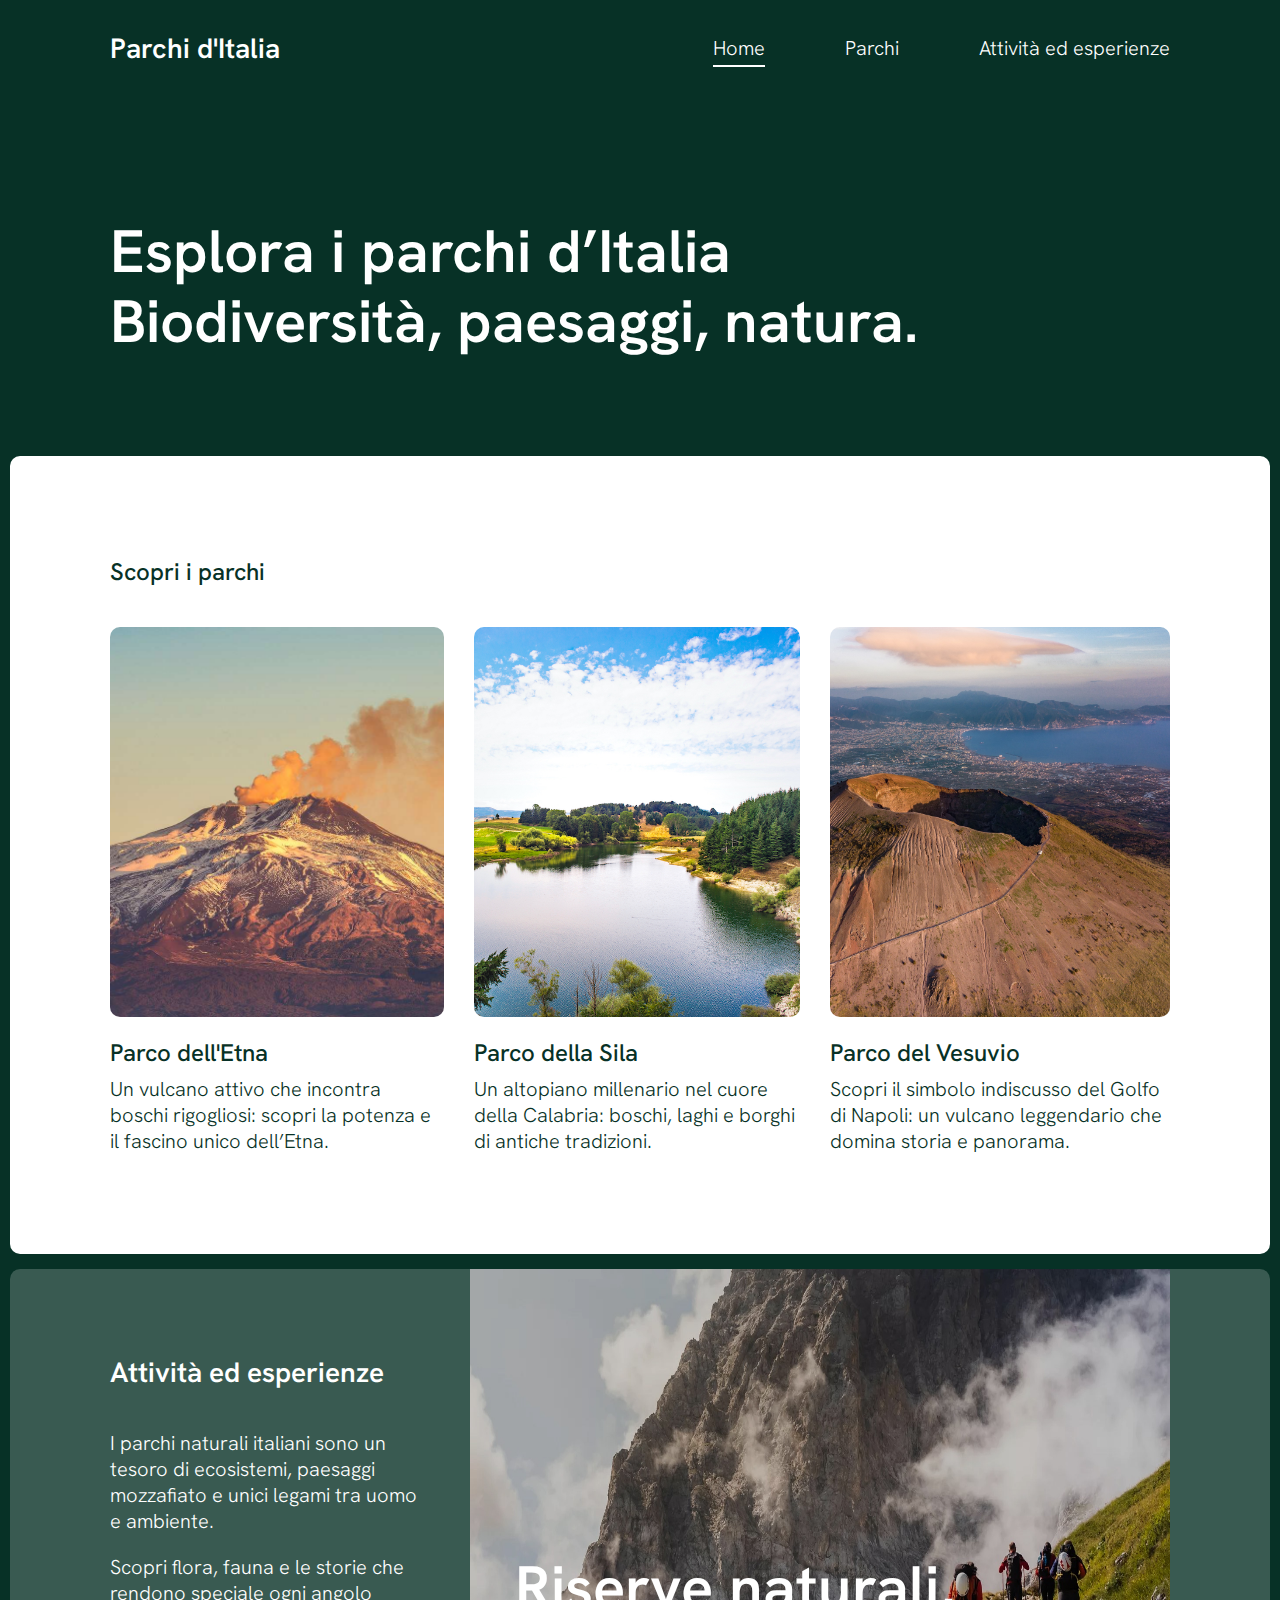
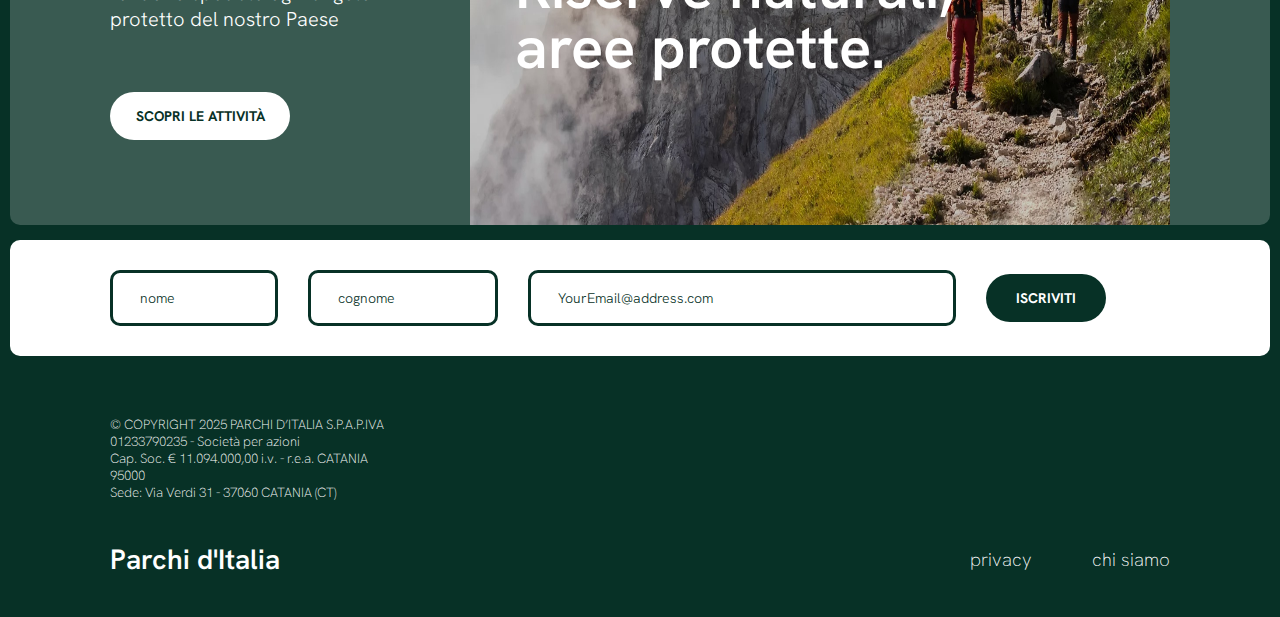
<file: index.html>
<!DOCTYPE html>
<html lang="en">
<head>
    <meta charset="UTF-8">
    <meta name="viewport" content="width=device-width, initial-scale=1.0">
    <title>Document</title>
    <link rel="stylesheet" href="css/style.css">
    <link rel="preconnect" href="https://fonts.googleapis.com">
    <link rel="preconnect" href="https://fonts.gstatic.com" crossorigin>
    <link href="https://fonts.googleapis.com/css2?family=Hanken+Grotesk:ital,wght@0,100..900;1,100..900&display=swap" rel="stylesheet">
</head>

<body>
    <header class="contenitore">
        <h2><a href="index.html">Parchi d'Italia</a></h2>
        <div>
            <nav>
                <ul class="navigazione-header">
                    <li><p class="p-line sottolinea"> <a href="index.html">Home</a></p></li>
                    <li><p class="sottolinea"><a href="parchi.html">Parchi</a></p></li>
                    <li><p class="sottolinea"><a href="attività.html">Attività ed esperienze</a></p></li>
                </ul>
            </nav>
        </div>
    </header>

    <Main>
        <div class="hero contenitore" >
            <h1>Esplora i parchi d’Italia <br>
            Biodiversità, paesaggi, natura.</h1>
        </div>

    <div class="sfondo-bianco"> 
         <div class="scopri-parchi contenitore">
            <h3> <a href="parchi.html">Scopri i parchi</a></h3>               
         </div>

         <div class="sezione-carte-home contenitore">
            <div class="card"><a href="etna.html">
                <img src="img/home/card-etna.jpg" alt="">
                <h3>Parco dell'Etna</h3>
                <p>Un vulcano attivo che incontra boschi rigogliosi: scopri la potenza e il fascino unico dell’Etna.</p>
            </a></div>
            <div class="card"><a href="sila.html">
                <img class="img-card-sila" src="img/home/card-sila.jpg" alt="">
                <h3>Parco della Sila</h3>
                <p>Un altopiano millenario nel cuore della Calabria: boschi, laghi e borghi di antiche tradizioni.</p>
            </a></div>
            <div class="card"><a href="vesuvio.html">
                <img src="img/home/card-vesuvio.jpg" alt="">
                <h3>Parco del Vesuvio</h3>
                <p>Scopri il simbolo indiscusso del Golfo di Napoli: un vulcano leggendario che domina storia e panorama.</p>
            </a></div>
         </div>  
    </div>

     <div class="sfondo-verde">
        <div class="box contenitore">
        <div>
            <div class="attività-ed-esperienze">
                <h2>Attività ed esperienze</h2>
                <div class="testo">
                    <p>I parchi naturali italiani sono un tesoro di 
                        ecosistemi, paesaggi mozzafiato e unici legami 
                        tra uomo e ambiente.</p>
                    <p>Scopri flora, fauna e le storie che rendono 
                        speciale ogni angolo protetto del nostro Paese</p>
                </div>
                <h5 class="bottone-bianco"><a href="parchi.html">SCOPRI LE ATTIVITÀ</a></h5>
            </div>
        </div>
            <div class="img-trecking">
                <h1>Riserve naturali, aree protette.</h1>
                <img src="img/home/section-trecking.jpg" alt="">
            </div>
        </div>
     </div>
     
     <div class="sfondo-bianco">
        <div class="rettangolo-bianco contenitore">
        <div class="news-letter">
            <p>nome</p>
            <p>cognome</p>
            <p class="email">YourEmail@address.com</p>
            <div>
                <h5 class="bottone-verde">ISCRIVITI</h5>
            </div>
          </div>
        </div>
    </div>
    </Main>  

 
<footer>
    <p class="copyright contenitore">© COPYRIGHT 2025 PARCHI D’ITALIA S.P.A.P.IVA <br>
            01233790235 - Società per azioni <br>
            Cap. Soc. € 11.094.000,00 i.v. - r.e.a. CATANIA <br>
            95000 <br> 
            Sede: Via Verdi 31 - 37060 CATANIA (CT)</p>
        
        <div class="riga-marchio contenitore">
            <h2>Parchi d'Italia</h2>
            <div class="privacy">
                <p>privacy</p>
                <p>chi siamo</p>
            </div>
        </div> 
    </div>
</footer>
</body>
</html>
</file>
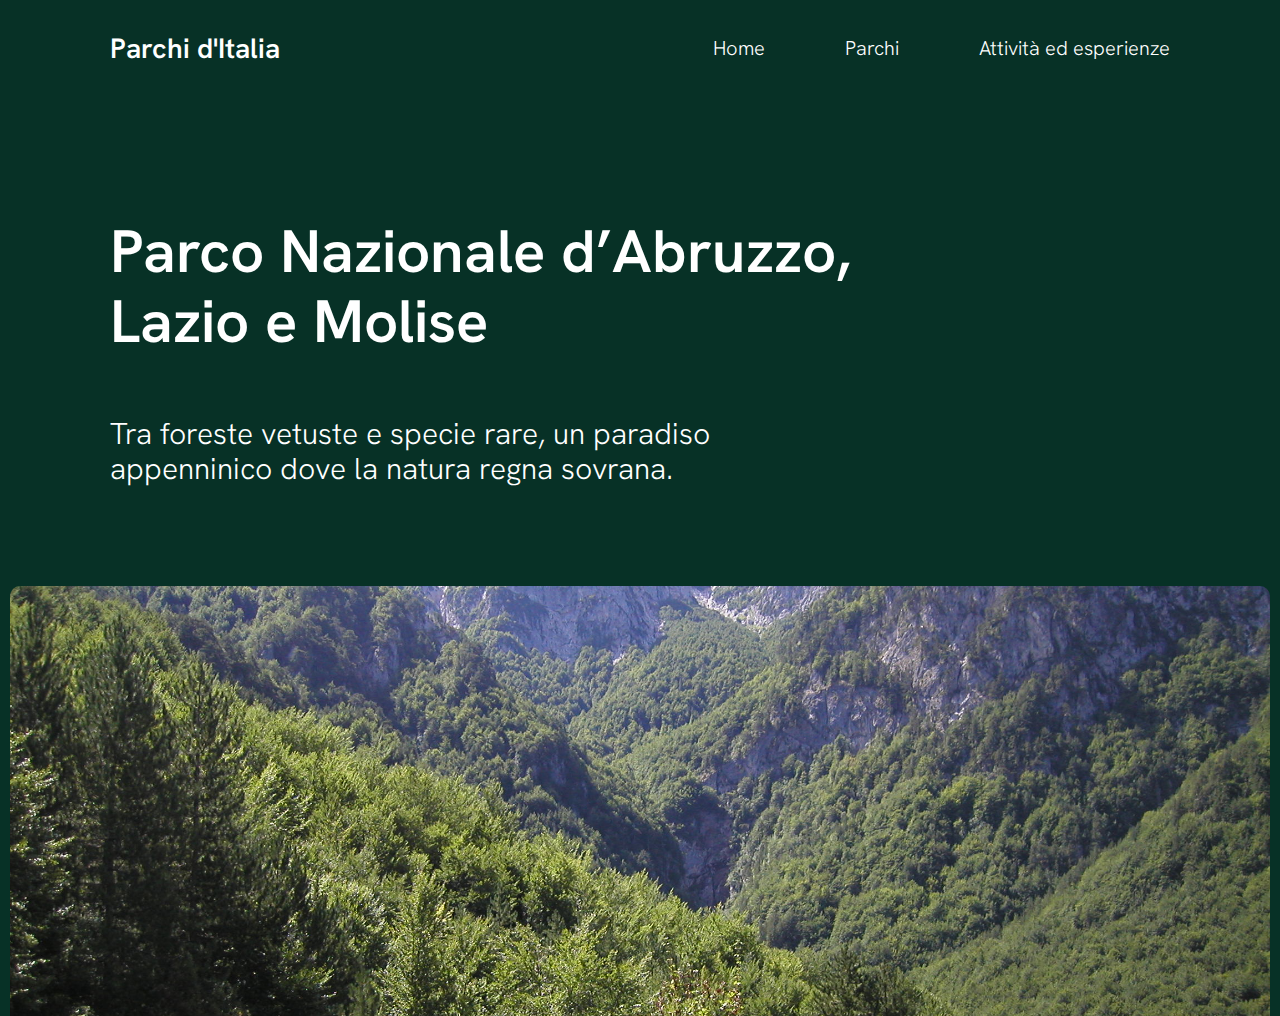
<file: abruzzo.html>
<!DOCTYPE html>
<html lang="en">
<head>
    <meta charset="UTF-8">
    <meta name="viewport" content="width=device-width, initial-scale=1.0">
    <title>Document</title>
    <link rel="stylesheet" href="css/style.css">
    <link rel="preconnect" href="https://fonts.googleapis.com">
    <link rel="preconnect" href="https://fonts.gstatic.com" crossorigin>
    <link href="https://fonts.googleapis.com/css2?family=Hanken+Grotesk:ital,wght@0,100..900;1,100..900&display=swap" rel="stylesheet">
</head>

<body>
    <header class="contenitore">
        <h2><a href="index.html">Parchi d'Italia</a></h2>
        <div>
            <nav>
                <ul class="navigazione-header">
                    <li><p class="sottolinea"> <a href="index.html">Home</a></p></li>
                    <li><p class="sottolinea"><a href="parchi.html">Parchi</a></p></li>
                    <li><p class="sottolinea"><a href="attività.html">Attività ed esperienze</a></p></li>
                </ul>
            </nav>
        </div>
    </header>

<main>
    <div class="hero contenitore" >
        <h1>Parco Nazionale d’Abruzzo, <br>
            Lazio e Molise </h1>
        <h4>Tra foreste vetuste e specie rare, un paradiso<br>
            appenninico dove la natura regna sovrana.</h4>
    </div>

    <div class="banner">
        <img src="img/abruzzo/bannert-abruzzo.jpg" alt="">
    </div>
</main>
</file>
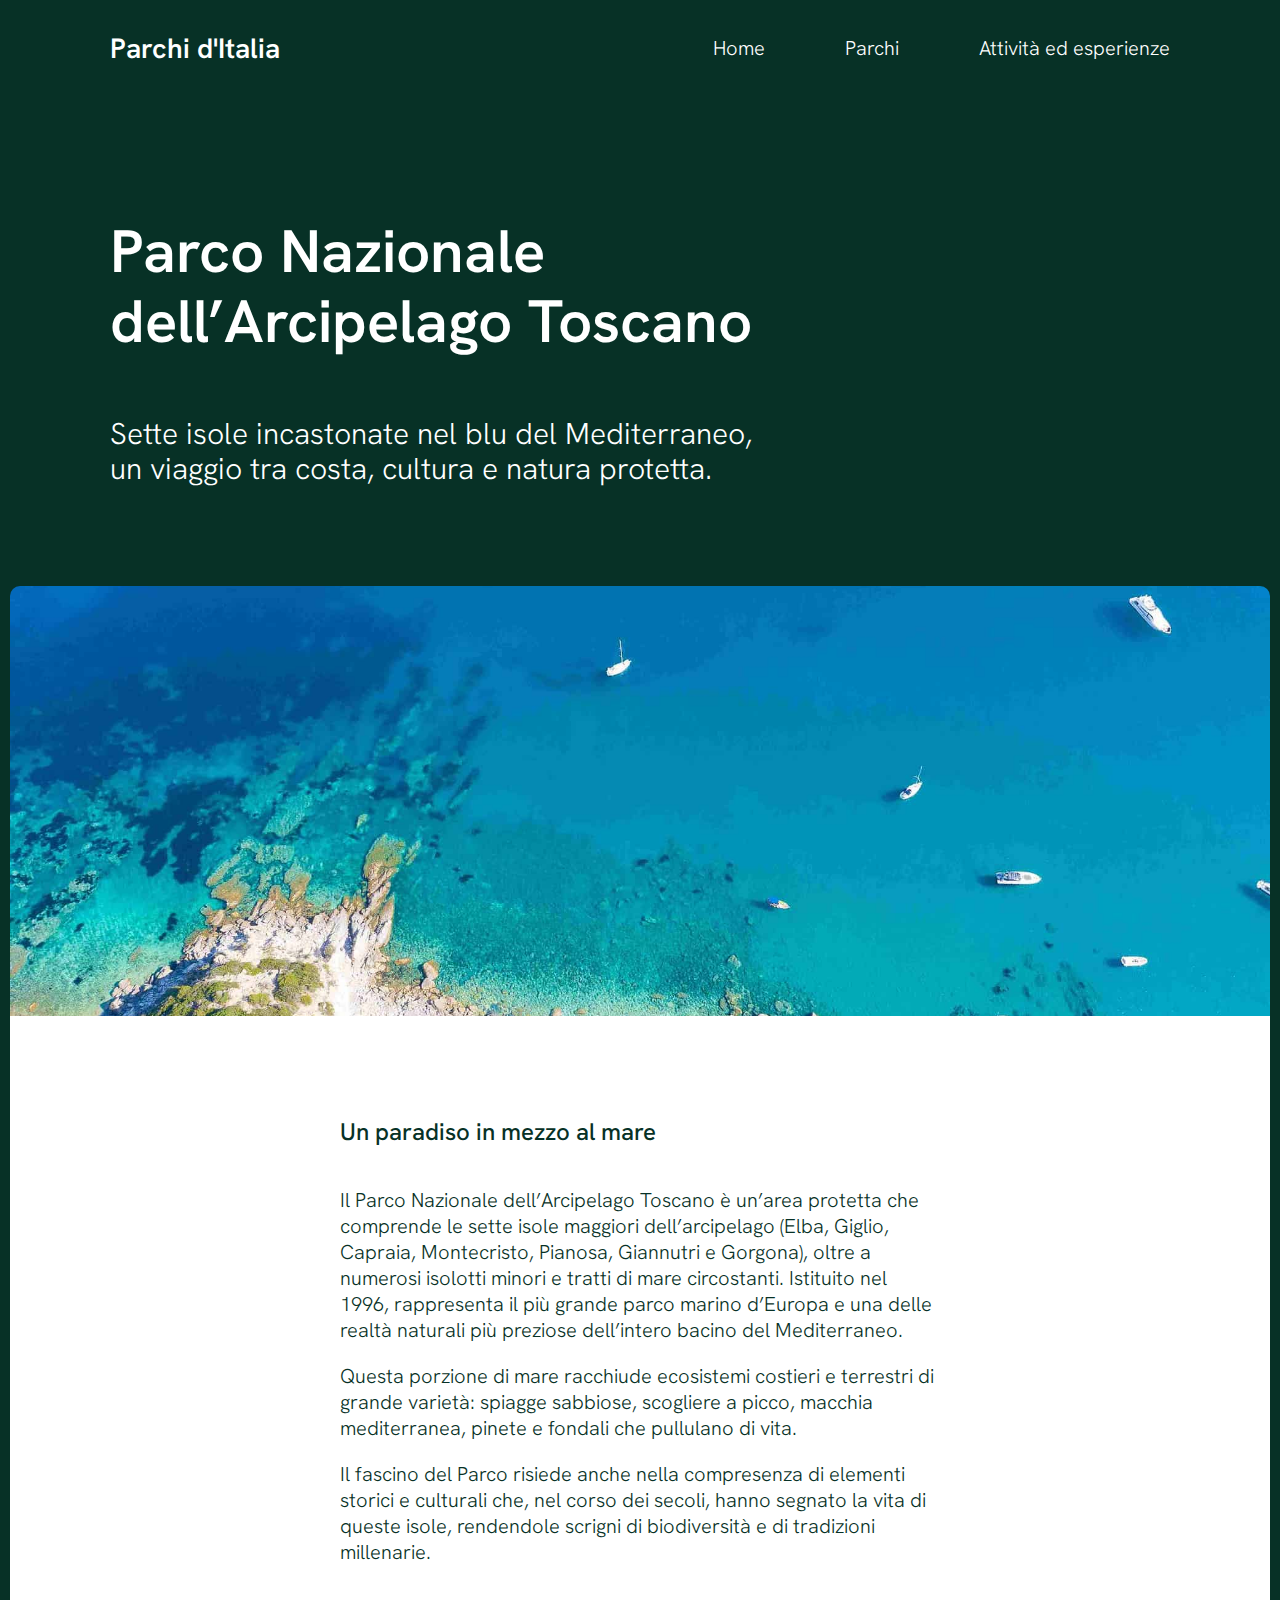
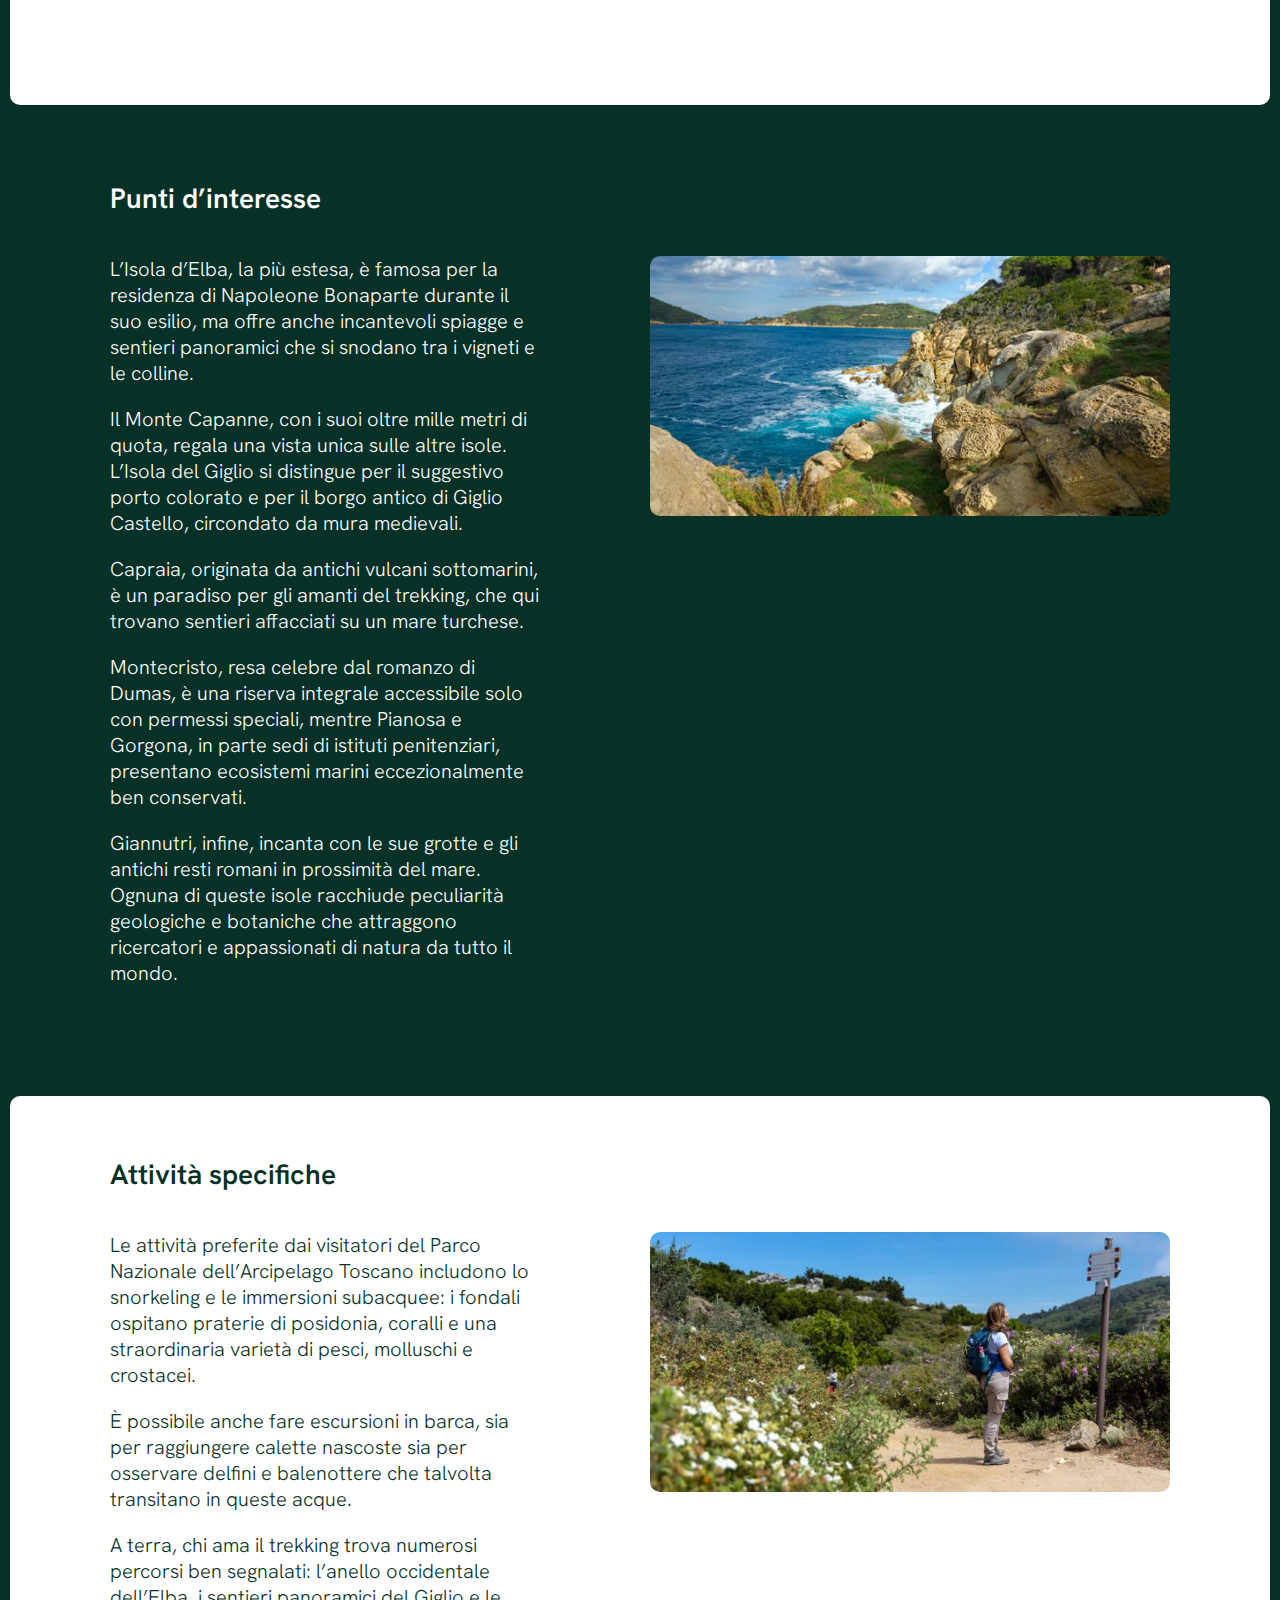
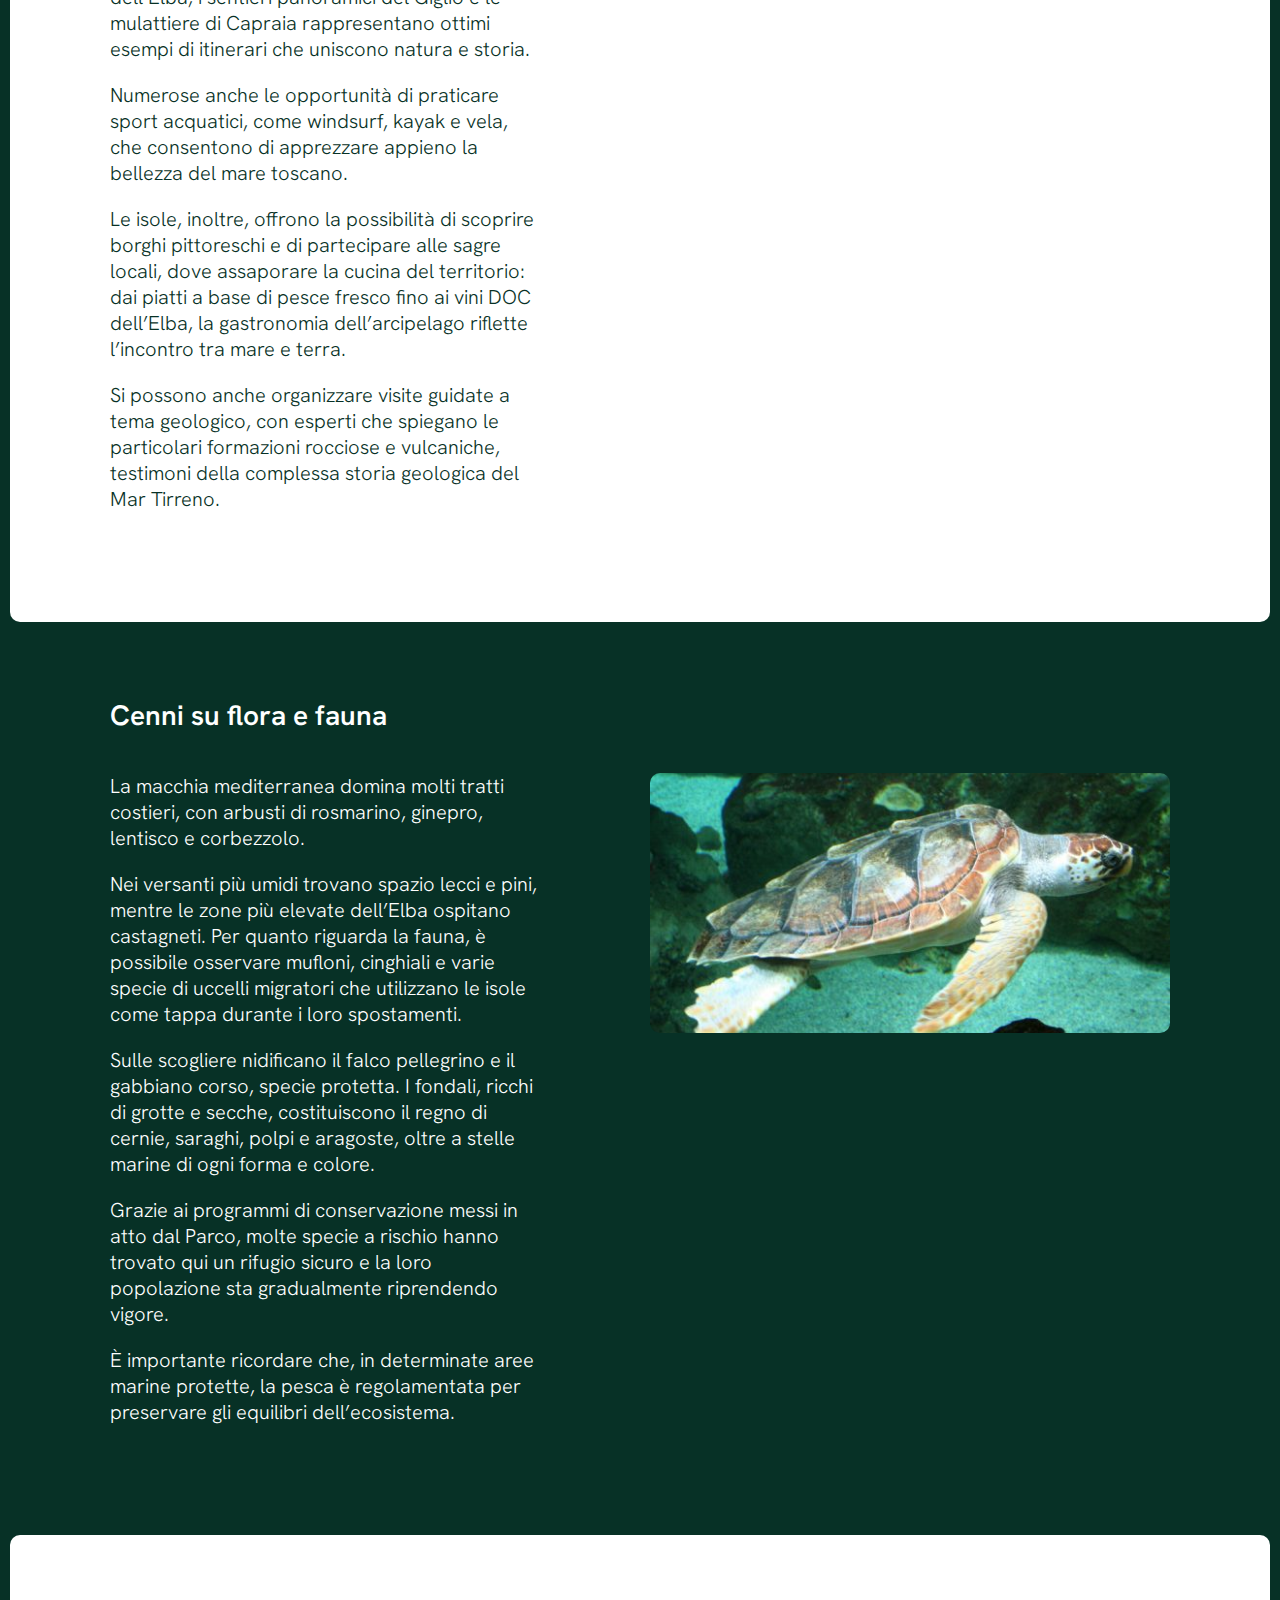
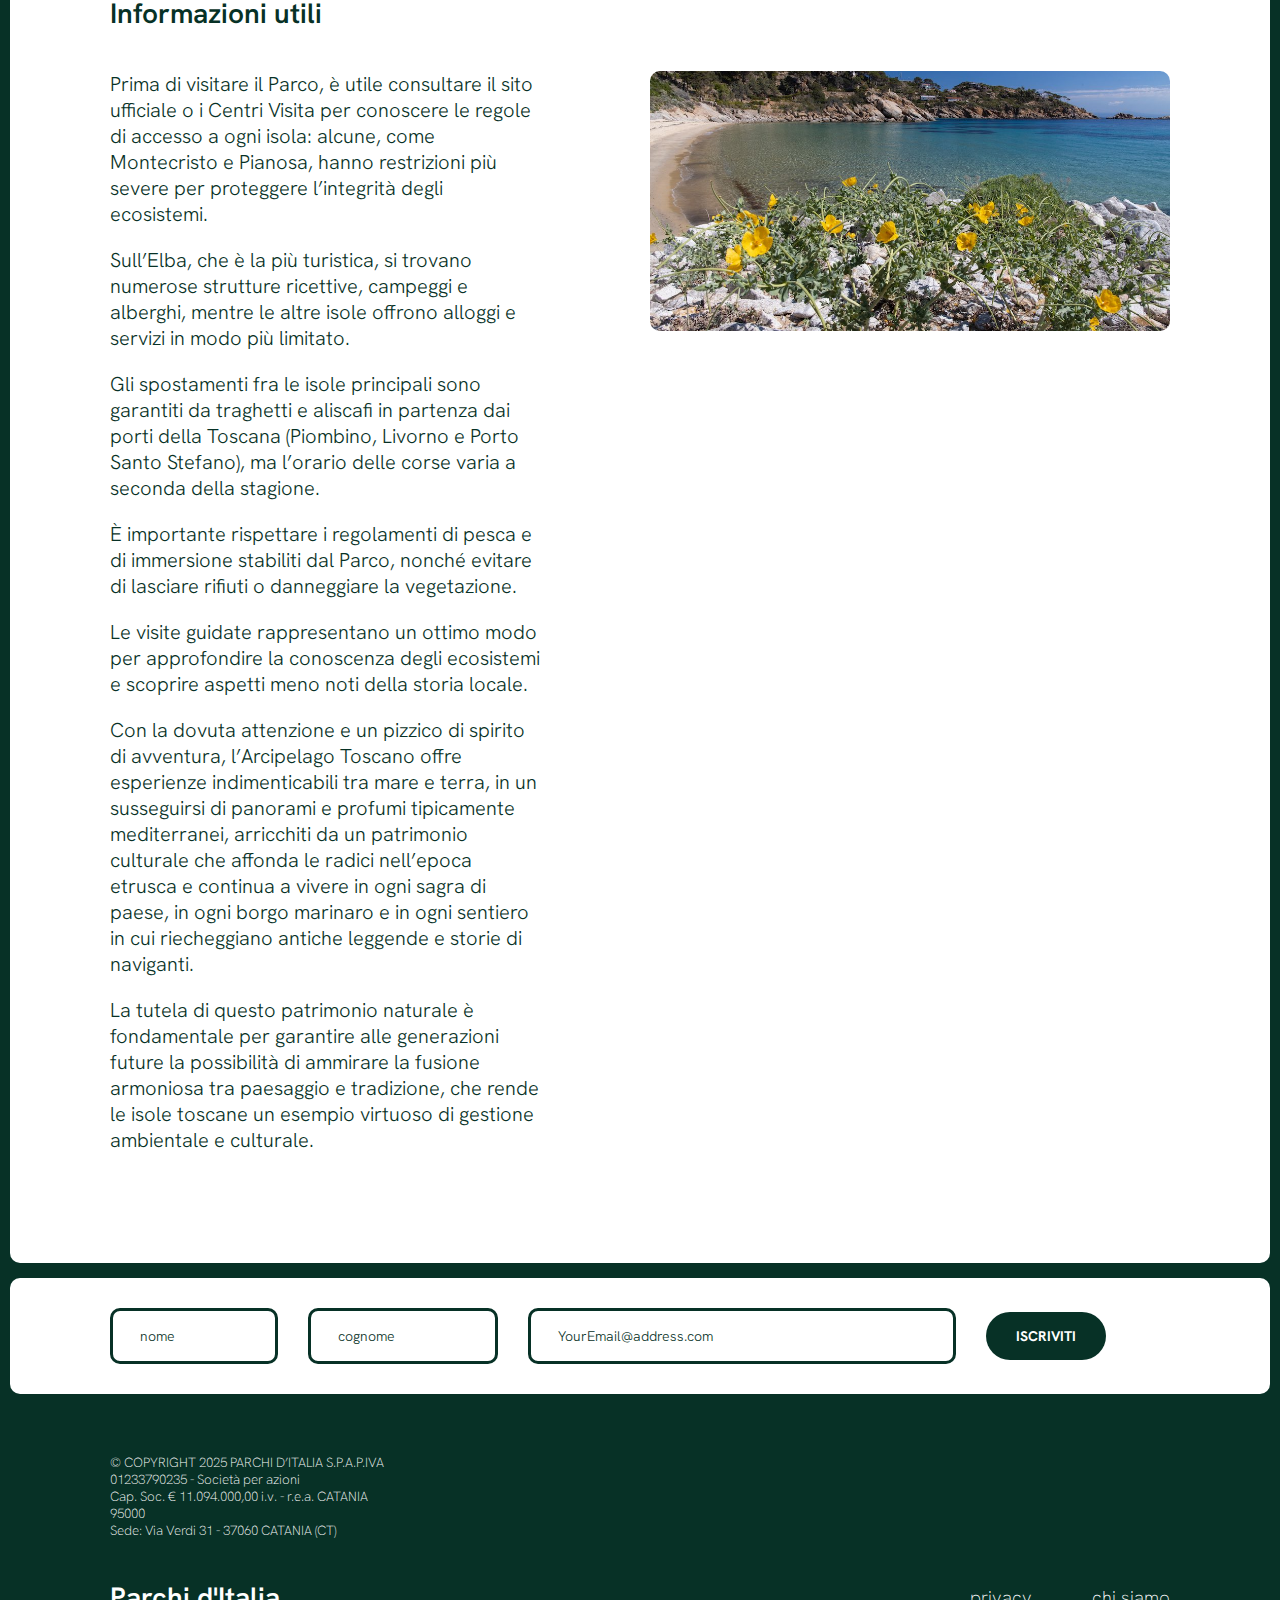
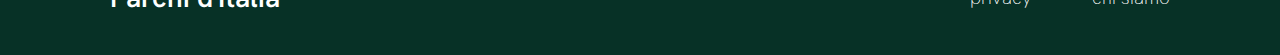
<file: arcipelago.html>
<!DOCTYPE html>
<html lang="en">
<head>
    <meta charset="UTF-8">
    <meta name="viewport" content="width=device-width, initial-scale=1.0">
    <title>Document</title>
    <link rel="stylesheet" href="css/style.css">
    <link rel="preconnect" href="https://fonts.googleapis.com">
    <link rel="preconnect" href="https://fonts.gstatic.com" crossorigin>
    <link href="https://fonts.googleapis.com/css2?family=Hanken+Grotesk:ital,wght@0,100..900;1,100..900&display=swap" rel="stylesheet">
</head>

<body>
    <header class="contenitore">
        <h2><a href="index.html">Parchi d'Italia</a></h2>
        <div>
            <nav>
                <ul class="navigazione-header">
                    <li><p class="sottolinea"> <a href="index.html">Home</a></p></li>
                    <li><p class="sottolinea"><a href="parchi.html">Parchi</a></p></li>
                    <li><p class="sottolinea"><a href="attività.html">Attività ed esperienze</a></p></li>
                </ul>
            </nav>
        </div>
    </header>

<main>
    <div class="hero contenitore" >
        <h1>Parco Nazionale<br> 
            dell’Arcipelago Toscano</h1>
        <h4>Sette isole incastonate nel blu del Mediterraneo,<br>
             un viaggio tra costa, cultura e natura protetta.</h4>
    </div>

    <div class="banner">
        <img src="img/arcipelago/banner-arcipelago.jpg" alt="">
    </div>


    <div class="attivita"> 
        <div class="attivita-introduzione contenitore">
            <h3>Un paradiso in mezzo al mare</h3>
            <p>Il Parco Nazionale dell’Arcipelago Toscano è un’area protetta che comprende le sette isole maggiori dell’arcipelago
                 (Elba, Giglio, Capraia, Montecristo, Pianosa, Giannutri e Gorgona), oltre a numerosi isolotti minori e tratti di 
                 mare circostanti. Istituito nel 1996, rappresenta il più grande parco marino d’Europa e una delle realtà naturali 
                 più preziose dell’intero bacino del Mediterraneo.</p>
              
            <p>Questa porzione di mare racchiude ecosistemi costieri e terrestri di grande varietà: spiagge sabbiose, scogliere a picco,
                 macchia mediterranea, pinete e fondali che pullulano di vita. </p> 
    
            <p>Il fascino del Parco risiede anche nella compresenza di elementi storici e culturali che, nel corso dei secoli, 
                hanno segnato la vita di queste isole, rendendole scrigni di biodiversità e di tradizioni millenarie.</p>
        </div>
    </div>
    
    <div class=" uno padding contenitore"> 
        <div class="escursioni">
            <h2>Punti d’interesse</h2>
            <div class="escursioni-p">
                <ul>
                    <p>L’Isola d’Elba, la più estesa, è famosa per la residenza di Napoleone Bonaparte durante il suo esilio, 
                        ma offre anche incantevoli spiagge e sentieri panoramici che si snodano tra i vigneti e le colline.</p>
                
                    <p>Il Monte Capanne, con i suoi oltre mille metri di quota, regala una vista unica sulle altre isole. 
                        L’Isola del Giglio si distingue per il suggestivo porto colorato e per il borgo antico di Giglio Castello, 
                        circondato da mura medievali. </p> 
            
                    <p>Capraia, originata da antichi vulcani sottomarini, è un paradiso per gli amanti del trekking, che qui trovano
                         sentieri affacciati su un mare turchese.</p>
                        
                    <p>Montecristo, resa celebre dal romanzo di Dumas, è una riserva integrale accessibile solo con permessi speciali,
                         mentre Pianosa e Gorgona, in parte sedi di istituti penitenziari, presentano ecosistemi marini eccezionalmente 
                         ben conservati. </p>    
                            
                    <p>Giannutri, infine, incanta con le sue grotte e gli antichi resti romani in prossimità del mare. 
                        Ognuna di queste isole racchiude peculiarità geologiche e botaniche che attraggono ricercatori e appassionati 
                        di natura da tutto il mondo.</p>
                </ul>
                    <div class="foto-img">
                    <img class="treck" src="img/arcipelago/foto-scogli.jpg" alt="">
                    </div>
            </div>
        </div>
    </div>
    
    <div class="sfondo-bianco padding">
        <div class="uno contenitore"> 
            <div class="escursioni">
                <h2>Attività specifiche</h2>
                <div class="escursioni-p">
                <ul>
                    <p>Le attività preferite dai visitatori del Parco Nazionale dell’Arcipelago Toscano includono lo snorkeling 
                        e le immersioni subacquee: i fondali ospitano praterie di posidonia, coralli e una straordinaria varietà 
                        di pesci, molluschi e crostacei. </p>
                        
                    <p>È possibile anche fare escursioni in barca, sia per raggiungere calette nascoste sia per osservare delfini 
                        e balenottere che talvolta transitano in queste acque.</p>    
                            
                    <p>A terra, chi ama il trekking trova numerosi percorsi ben segnalati: l’anello occidentale dell’Elba, 
                        i sentieri panoramici del Giglio e le mulattiere di Capraia rappresentano ottimi esempi di itinerari che 
                        uniscono natura e storia. </p>
            
                    <p>Numerose anche le opportunità di praticare sport acquatici, come windsurf, kayak e vela, che consentono di 
                        apprezzare appieno la bellezza del mare toscano. </p>
            
                    <p>Le isole, inoltre, offrono la possibilità di scoprire borghi pittoreschi e di partecipare alle sagre locali,
                         dove assaporare la cucina del territorio: dai piatti a base di pesce fresco fino ai vini DOC dell’Elba, la 
                         gastronomia dell’arcipelago riflette l’incontro tra mare e terra.</p>
            
                    <p>Si possono anche organizzare visite guidate a tema geologico, con esperti che spiegano le particolari formazioni
                         rocciose e vulcaniche, testimoni della complessa storia geologica del Mar Tirreno.</p>
                </ul>
                    <div class="foto-img">
                    <img class="treck" src="img/arcipelago/foto-attivita-arcipelago.jpg" alt="">
                    </div>
                </div>
            </div>
        </div>
    </div>
    
    
    <div class="uno padding contenitore"> 
        <div class="escursioni">
            <h2>Cenni su flora e fauna</h2>
            <div class="escursioni-p">
                <ul>
                    <p>La macchia mediterranea domina molti tratti costieri, con arbusti di rosmarino, ginepro, 
                        lentisco e corbezzolo. </p>
                            
                    <p>Nei versanti più umidi trovano spazio lecci e pini, mentre le zone più elevate dell’Elba ospitano castagneti. 
                    Per quanto riguarda la fauna, è possibile osservare mufloni, cinghiali e varie specie di uccelli migratori 
                    che utilizzano le isole come tappa durante i loro spostamenti. </p>    
                            
                    <p>Sulle scogliere nidificano il falco pellegrino e il gabbiano corso, specie protetta. I fondali, ricchi di grotte 
                        e secche, costituiscono il regno di cernie, saraghi, polpi e aragoste, oltre a stelle marine di ogni forma e 
                        colore. </p>
            
                    <p>Grazie ai programmi di conservazione messi in atto dal Parco, molte specie a rischio hanno trovato qui un rifugio
                         sicuro e la loro popolazione sta gradualmente riprendendo vigore. </p>
            
                    <p>È importante ricordare che, in determinate aree marine protette, la pesca è regolamentata per preservare 
                        gli equilibri dell’ecosistema.</p>
                </ul>
                    <div class="foto-img">
                    <img class="treck" src="img/arcipelago/foto-tartaruga.jpg" alt="">
                    </div>
            </div>
        </div>
    </div>
    
    <div class="sfondo-bianco padding"> 
        <div class="uno contenitore"> 
            <div class="escursioni">
                <h2>Informazioni utili</h2>
                <div class="escursioni-p">
                    <ul>
                        <p>Prima di visitare il Parco, è utile consultare il sito ufficiale o i Centri Visita per conoscere le regole di accesso a ogni isola: alcune, come Montecristo e Pianosa, hanno restrizioni più severe per proteggere l’integrità degli ecosistemi. </p>
                                    
                        <p>Sull’Elba, che è la più turistica, si trovano numerose strutture ricettive, campeggi e alberghi, mentre le altre isole offrono alloggi e servizi in modo più limitato. </p>    
                                
                        <p>Gli spostamenti fra le isole principali sono garantiti da traghetti e aliscafi in partenza dai porti della Toscana (Piombino, Livorno e Porto Santo Stefano), ma l’orario delle corse varia a seconda della stagione. </p>
                
                        <p>È importante rispettare i regolamenti di pesca e di immersione stabiliti dal Parco, nonché evitare di lasciare rifiuti o danneggiare la vegetazione. </p>
                
                        <p>Le visite guidate rappresentano un ottimo modo per approfondire la conoscenza degli ecosistemi e scoprire aspetti meno noti della storia locale. </p>
                
                        <p>Con la dovuta attenzione e un pizzico di spirito di avventura, l’Arcipelago Toscano offre esperienze indimenticabili tra mare e terra, in un susseguirsi di panorami e profumi tipicamente mediterranei, arricchiti da un patrimonio culturale che affonda le radici nell’epoca etrusca e continua a vivere in ogni sagra di paese, in ogni borgo marinaro e in ogni sentiero in cui riecheggiano antiche leggende e storie di naviganti. </p>
                            
                        <p>La tutela di questo patrimonio naturale è fondamentale per garantire alle generazioni future la possibilità di ammirare la fusione armoniosa tra paesaggio e tradizione, che rende le isole toscane un esempio virtuoso di gestione ambientale e culturale.</p>
                    </ul>
                        <div class="foto-img">
                        <img class="treck" src="img/arcipelago/foto-fiori.jpg" alt="">
                        </div>
                </div>
            </div>
        </div> 
    </div>
    </Main>
    
    
    <div class="sfondo-bianco">
        <div class="rettangolo-bianco contenitore">
        <div class="news-letter">
            <p>nome</p>
            <p>cognome</p>
            <p class="email">YourEmail@address.com</p>
            <div>
                <h5 class="bottone-verde">ISCRIVITI</h5>
            </div>
          </div>
        </div>
    </div>
    
<footer>
    <p class="copyright contenitore">© COPYRIGHT 2025 PARCHI D’ITALIA S.P.A.P.IVA <br>
            01233790235 - Società per azioni <br>
            Cap. Soc. € 11.094.000,00 i.v. - r.e.a. CATANIA <br>
            95000 <br> 
            Sede: Via Verdi 31 - 37060 CATANIA (CT)</p>
        
        <div class="riga-marchio contenitore">
            <h2>Parchi d'Italia</h2>
            <div class="privacy">
                <p>privacy</p>
                <p>chi siamo</p>
            </div>
        </div> 
    </div>
    </footer> 
    
    </body>
    </html>
</file>
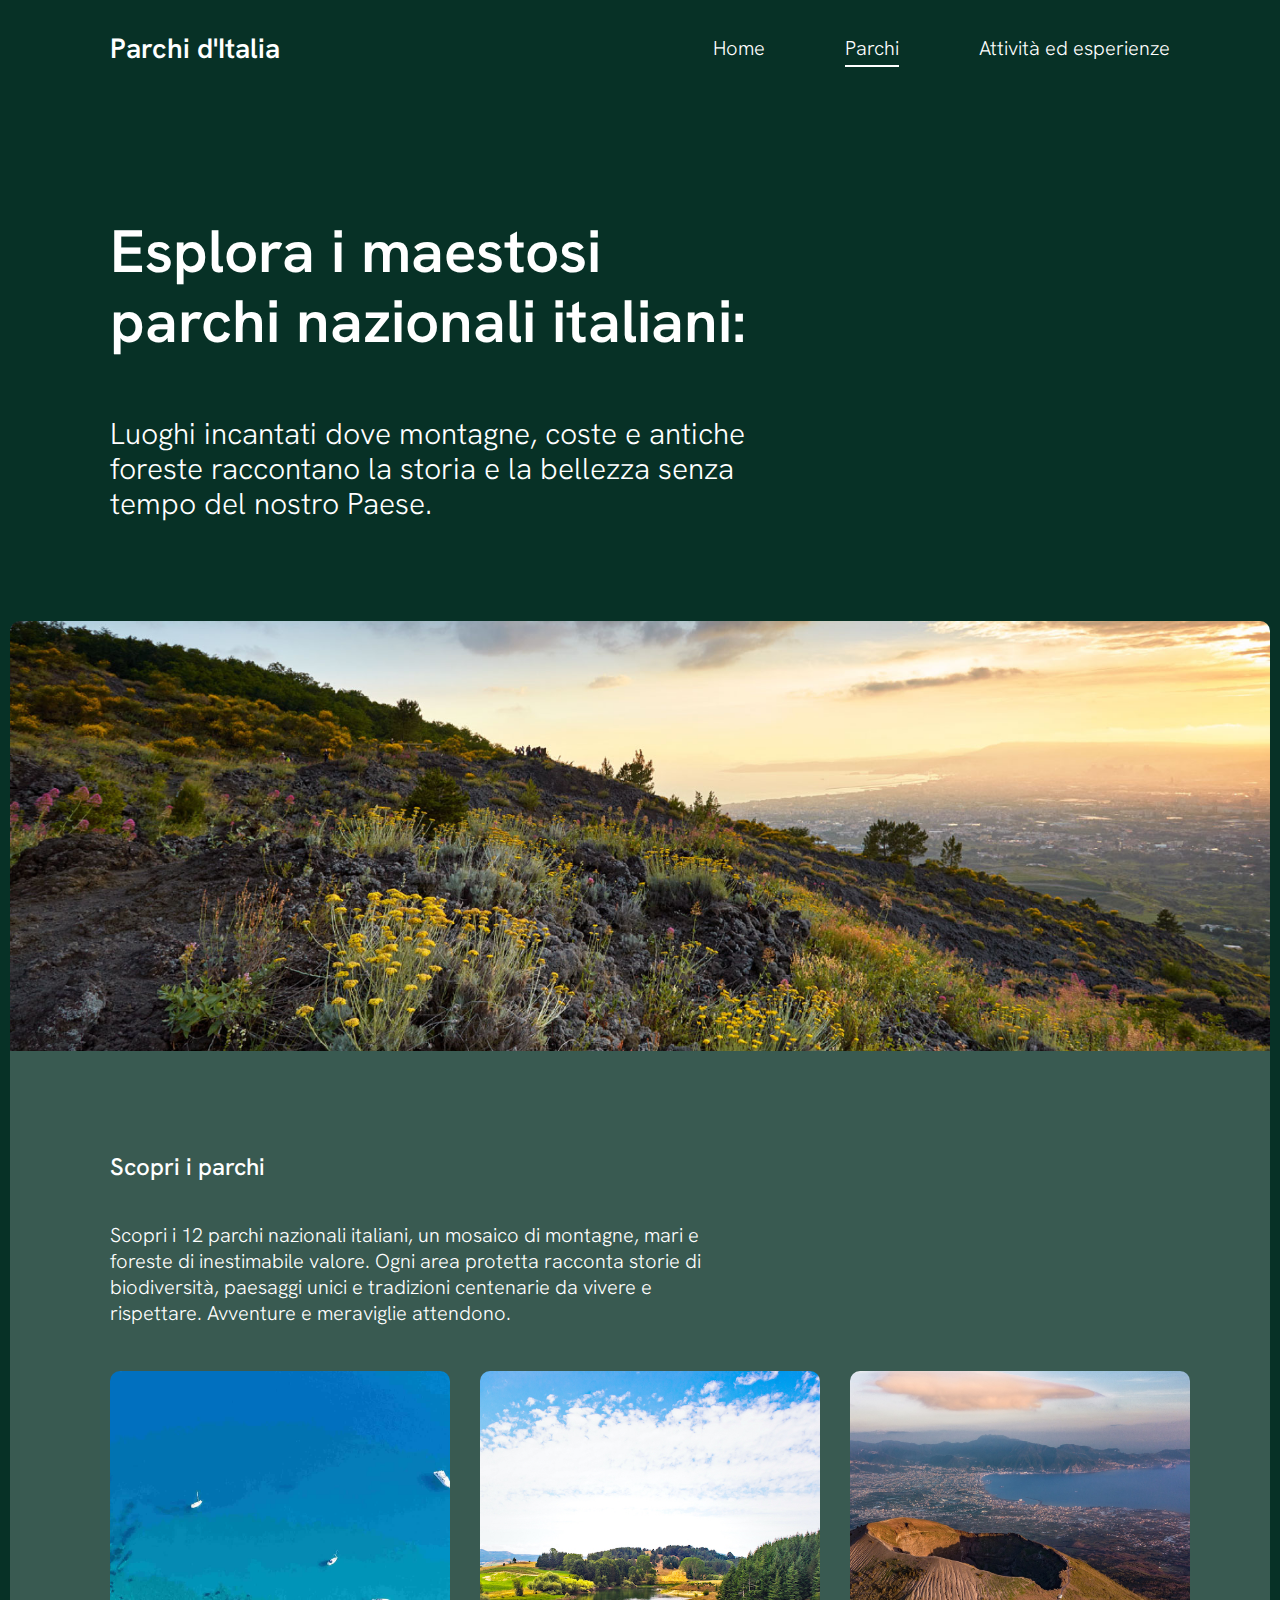
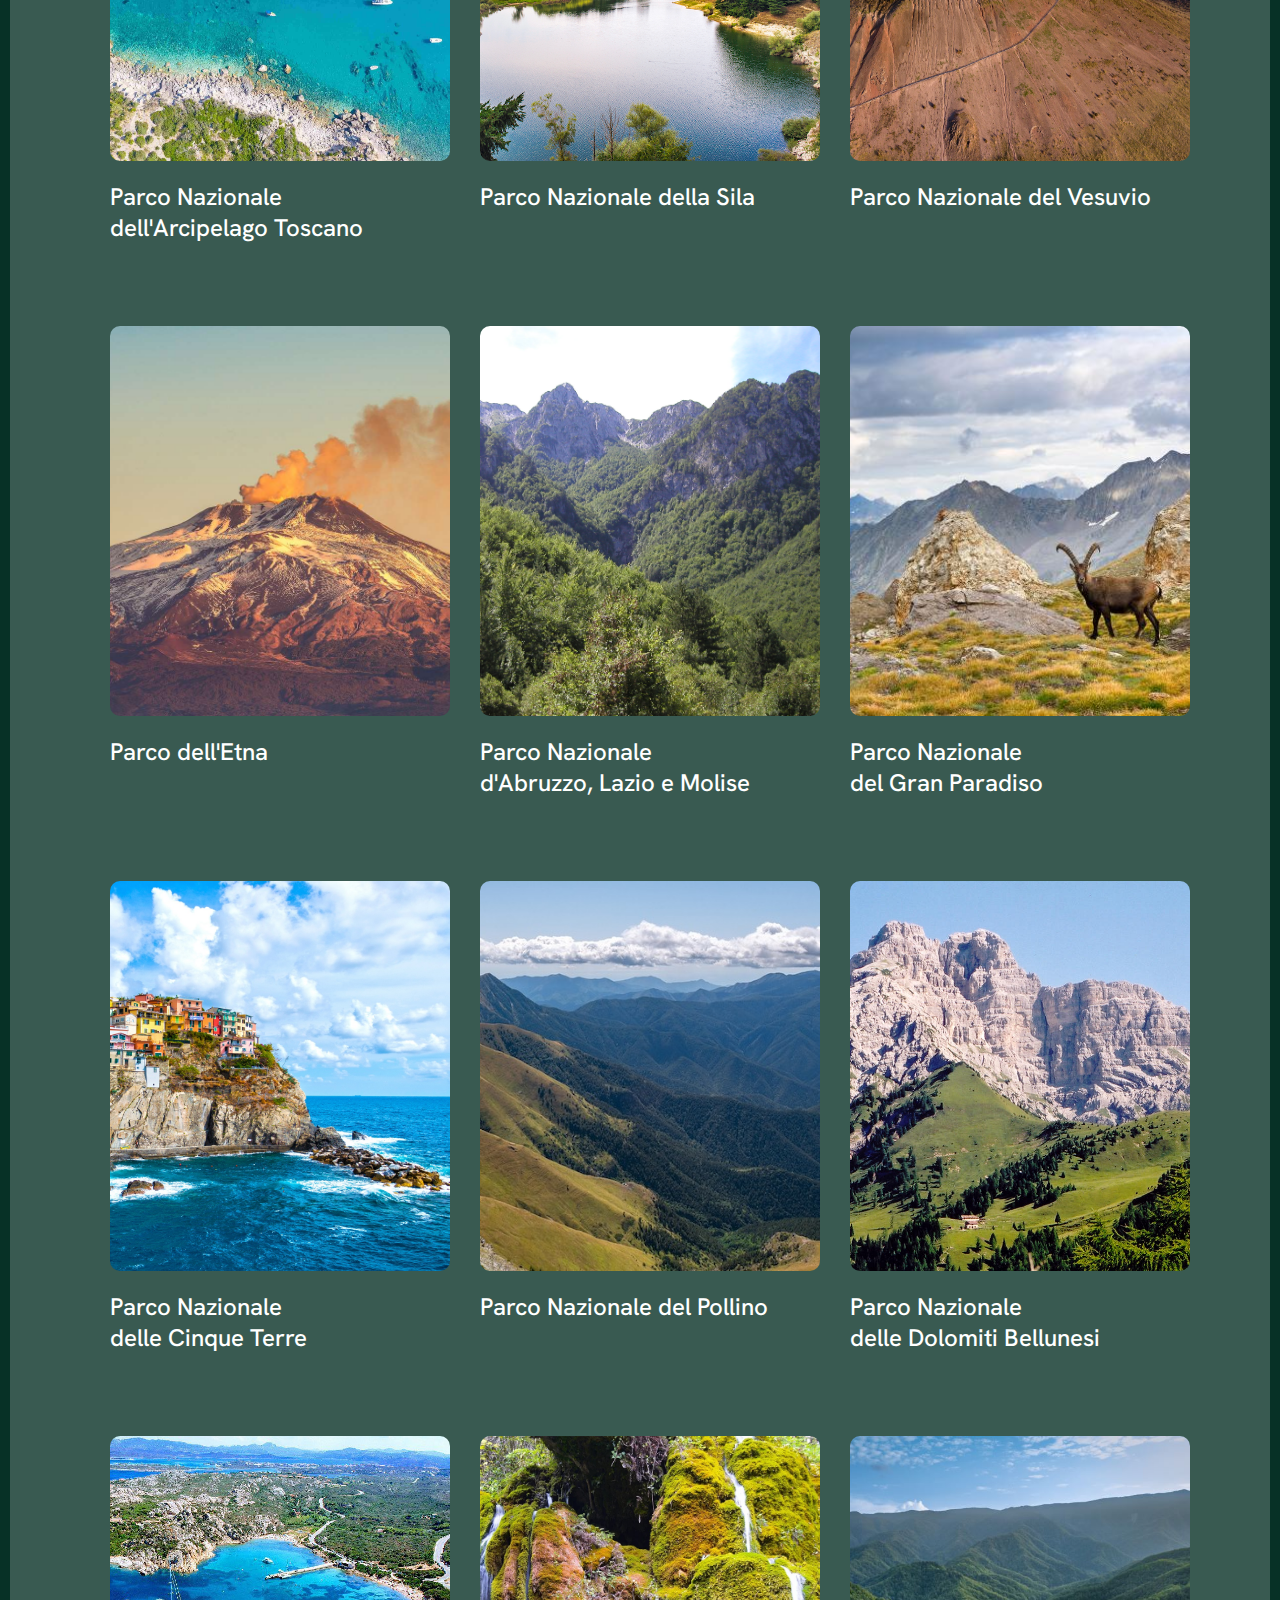
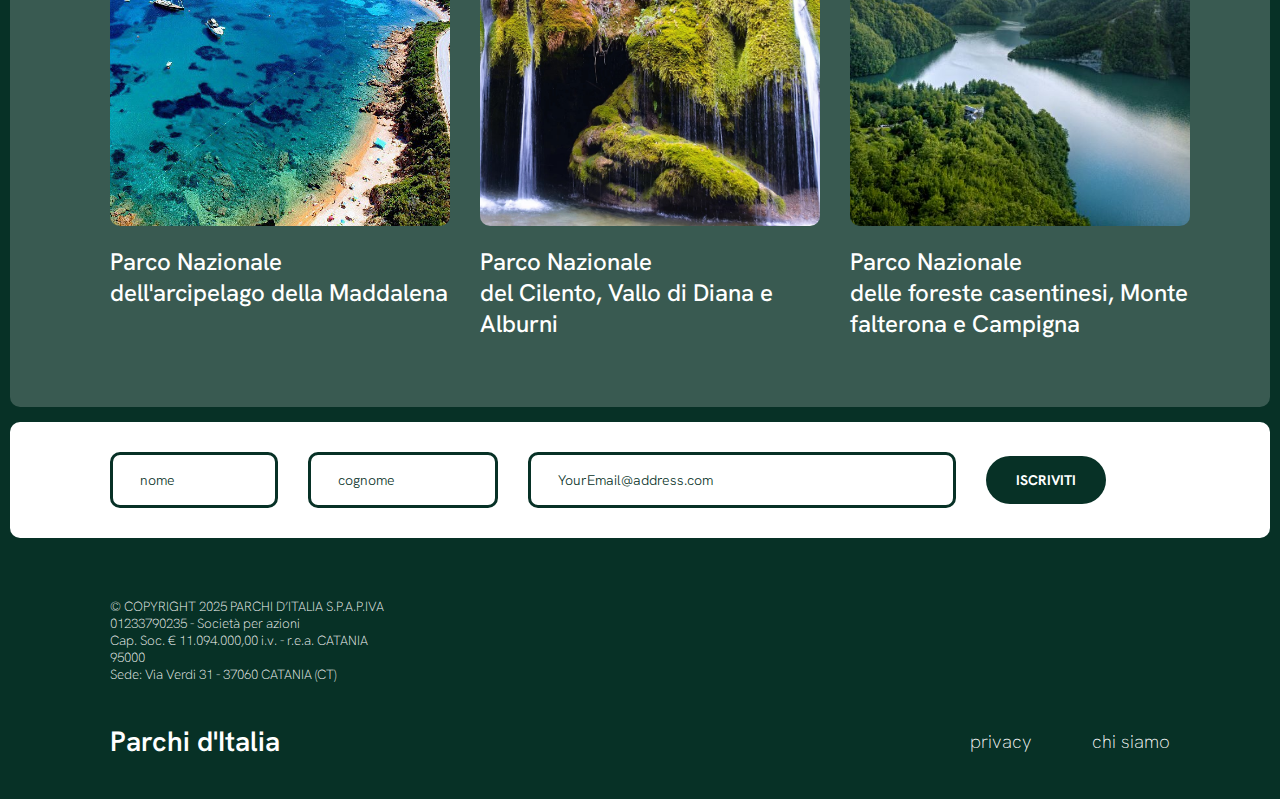
<file: parchi.html>
<!DOCTYPE html>
<html lang="en">
<head>
    <meta charset="UTF-8">
    <meta name="viewport" content="width=device-width, initial-scale=1.0">
    <title>Document</title>
    <link rel="stylesheet" href="css/style.css">
    <link rel="preconnect" href="https://fonts.googleapis.com">
    <link rel="preconnect" href="https://fonts.gstatic.com" crossorigin>
    <link href="https://fonts.googleapis.com/css2?family=Hanken+Grotesk:ital,wght@0,100..900;1,100..900&display=swap" rel="stylesheet">
</head>

<body>
    <header class="contenitore">
        <h2><a href="index.html">Parchi d'Italia</a></h2>
        <div>
            <nav>
                <ul class="navigazione-header">
                    <li><p class="sottolinea"> <a href="index.html">Home</a></p></li>
                    <li><p class="p-line sottolinea"><a href="parchi.html">Parchi</a></p></li>
                    <li><p class="sottolinea"><a href="attività.html">Attività ed esperienze</a></p></li>
                </ul>
            </nav>
        </div>
    </header>

<Main>
        <div class="hero contenitore" >
            <h1>Esplora i maestosi<br>
                parchi nazionali italiani:</h1>
            <h4>Luoghi incantati dove montagne, coste e antiche<br>
                foreste raccontano la storia e la bellezza senza<br>
                tempo del nostro Paese.</h4>
        </div>
        
        <div class="banner">
            <img src="img/parchi/parchi-banner.jpg" alt="">
        </div>

    <div class="parchi"> 
        <div class="card-parchi contenitore">
           <h3 class="scopri-parchi"> Scopri i parchi</h3>
           <p class="descrizione">Scopri i 12 parchi nazionali italiani, un mosaico di montagne, mari e 
            foreste di inestimabile valore. Ogni area protetta racconta storie di 
            biodiversità, paesaggi unici e tradizioni centenarie da vivere 
            e rispettare. Avventure e meraviglie attendono.</p>               
        </div>

            <div class="sezione-carte-parchi contenitore">
            <div class="card"><a href="arcipelago.html">
                <img src="img/parchi/card-arcipelago.jpg" alt="">
                <h3>Parco Nazionale <br> dell'Arcipelago Toscano</h3>
            </a></div>

            <div class="card"><a href="sila.html">
                <img src="img/home/card-sila.jpg" alt="">
                <h3>Parco Nazionale della Sila</h3>    
            </a></div>

            <div class="card"><a href="vesuvio.html">
                <img src="img/home/card-vesuvio.jpg" alt="">
                <h3>Parco Nazionale del Vesuvio</h3>
            </a></div>

            <div class="card"><a href="etna.html">
                <img src="img/home/card-etna.jpg" alt="">
                <h3>Parco dell'Etna</h3>
            </a></div>

            <div class="card"><a href="abruzzo.html">
                <img src="img/parchi/card-abruzzo.jpg" alt="">
                <h3>Parco Nazionale <br> d'Abruzzo, Lazio e Molise</h3>    
            </a></div>

            <div class="card">
                <img src="img/parchi/card-gran-paradiso.jpg" alt="">
                <h3>Parco Nazionale <br> del Gran Paradiso</h3>
            </div>

            <div class="card">
                <img src="img/parchi/card-cinque-terre.jpg" alt="">
                <h3>Parco Nazionale <br> delle Cinque Terre</h3>
            </div>

            <div class="card">
                <img src="img/parchi/card-pollino.jpg" alt="">
                <h3>Parco Nazionale del Pollino</h3>
            </div>

            <div class="card">
                <img src="img/parchi/card-dolomiti.jpg" alt="">
                <h3>Parco Nazionale <br> delle Dolomiti Bellunesi</h3>
            </div>

            <div class="card">
                <img src="img/parchi/card-maddalena.jpg" alt="">
                <h3>Parco Nazionale <br> dell'arcipelago della Maddalena</h3>
            </div>

            <div class="card">
                <img src="img/parchi/card-cilento.jpg" alt="">
                <h3>Parco Nazionale <br> del Cilento, Vallo di Diana e Alburni</h3>
            </div>

            <div class="card">
                <img src="img/parchi/foreste.jpg" alt="">
                <h3>Parco Nazionale <br> delle foreste casentinesi, Monte falterona e Campigna</h3>
            </div>
        </div>  
   </div>
  
    <div class="sfondo-bianco">
        <div class="rettangolo-bianco contenitore">
        <div class="news-letter">
            <p>nome</p>
            <p>cognome</p>
            <p class="email">YourEmail@address.com</p>
            <div>
                <h5 class="bottone-verde">ISCRIVITI</h5>
            </div>
          </div>
        </div>
    </div>
</Main>
    
   <footer>
    <p class="copyright contenitore">© COPYRIGHT 2025 PARCHI D’ITALIA S.P.A.P.IVA <br>
            01233790235 - Società per azioni <br>
            Cap. Soc. € 11.094.000,00 i.v. - r.e.a. CATANIA <br>
            95000 <br> 
            Sede: Via Verdi 31 - 37060 CATANIA (CT)</p>
        
        <div class="riga-marchio contenitore">
            <h2>Parchi d'Italia</h2>
            <div class="privacy">
                <p>privacy</p>
                <p>chi siamo</p>
            </div>
        </div> 
    </div>
</footer>
</file>
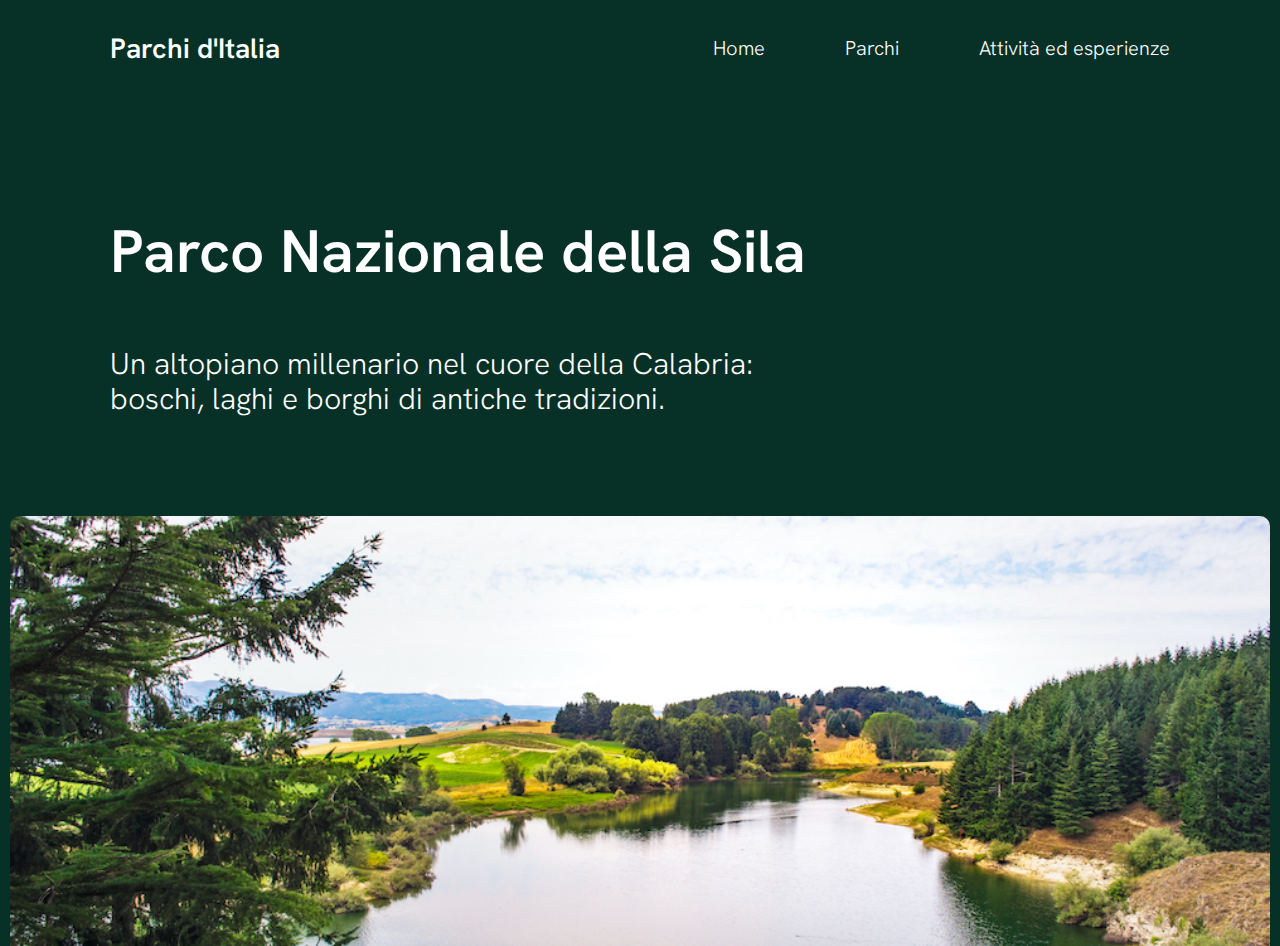
<file: sila.html>
<!DOCTYPE html>
<html lang="en">
<head>
    <meta charset="UTF-8">
    <meta name="viewport" content="width=device-width, initial-scale=1.0">
    <title>Document</title>
    <link rel="stylesheet" href="css/style.css">
    <link rel="preconnect" href="https://fonts.googleapis.com">
    <link rel="preconnect" href="https://fonts.gstatic.com" crossorigin>
    <link href="https://fonts.googleapis.com/css2?family=Hanken+Grotesk:ital,wght@0,100..900;1,100..900&display=swap" rel="stylesheet">
</head>

<body>
    <header class="contenitore">
        <h2><a href="index.html">Parchi d'Italia</a></h2>
        <div>
            <nav>
                <ul class="navigazione-header">
                    <li><p class="sottolinea"> <a href="index.html">Home</a></p></li>
                    <li><p class="sottolinea"><a href="parchi.html">Parchi</a></p></li>
                    <li><p class="sottolinea"><a href="attività.html">Attività ed esperienze</a></p></li>
                </ul>
            </nav>
        </div>
    </header>

<main>
    <div class="hero contenitore" >
        <h1>Parco Nazionale della Sila</h1>
        <h4>Un altopiano millenario nel cuore della Calabria: <br>
             boschi, laghi e borghi di antiche tradizioni.</h4>
    </div>

    <div class="banner">
        <img src="img/sila/banner-sila.jpg" alt="">
    </div>
</main>
</file>
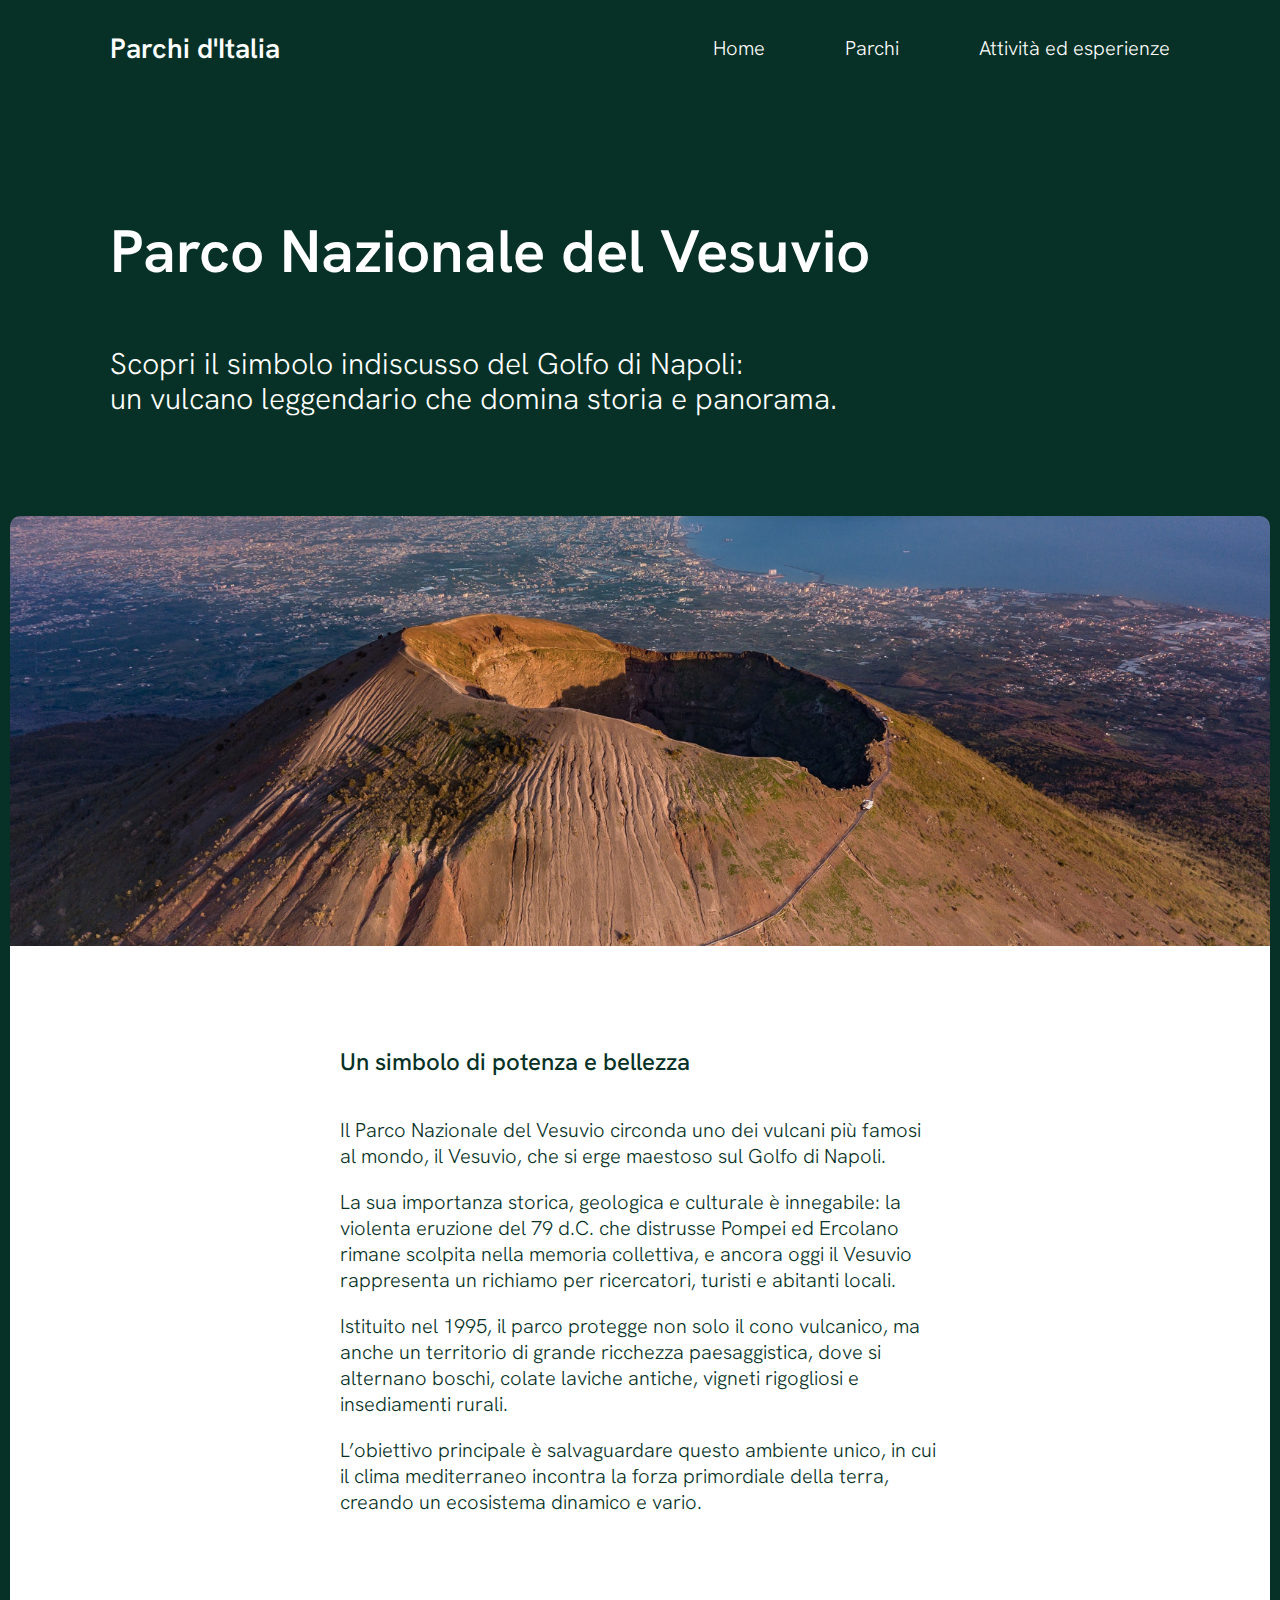
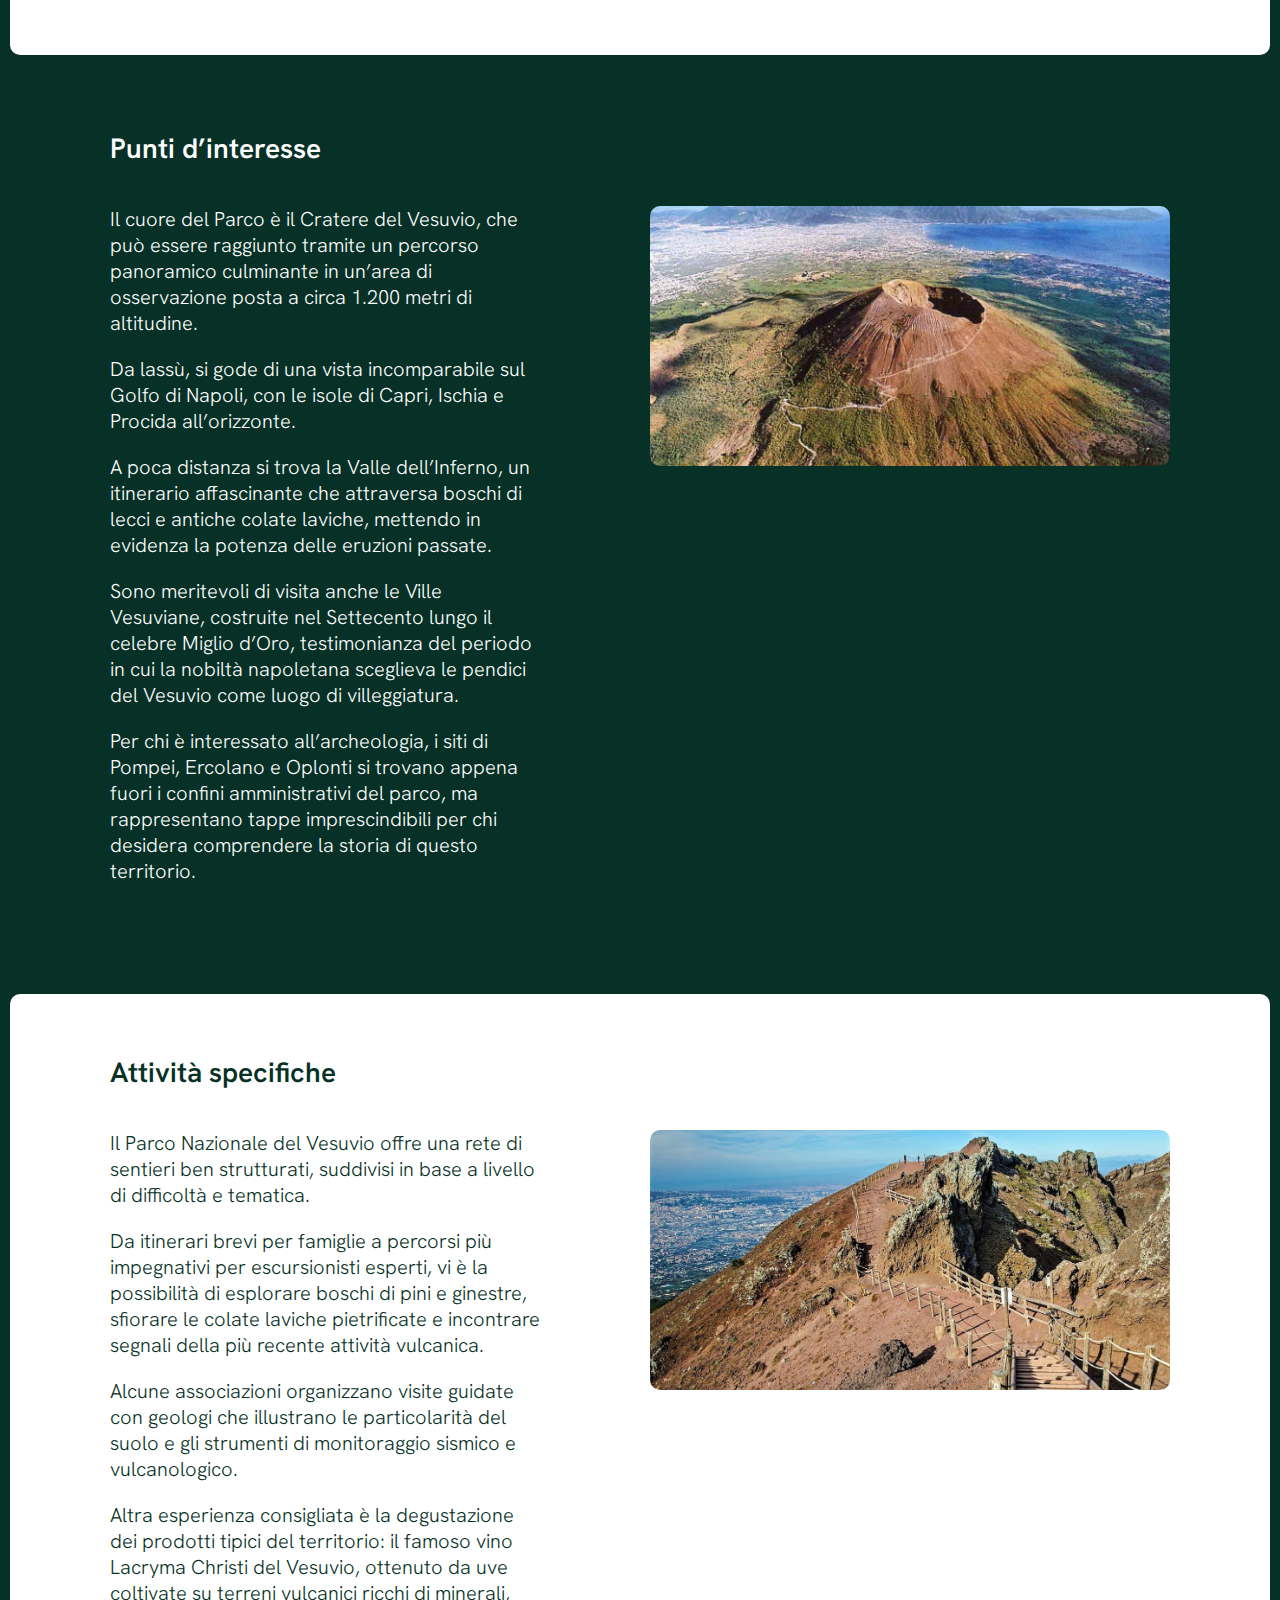
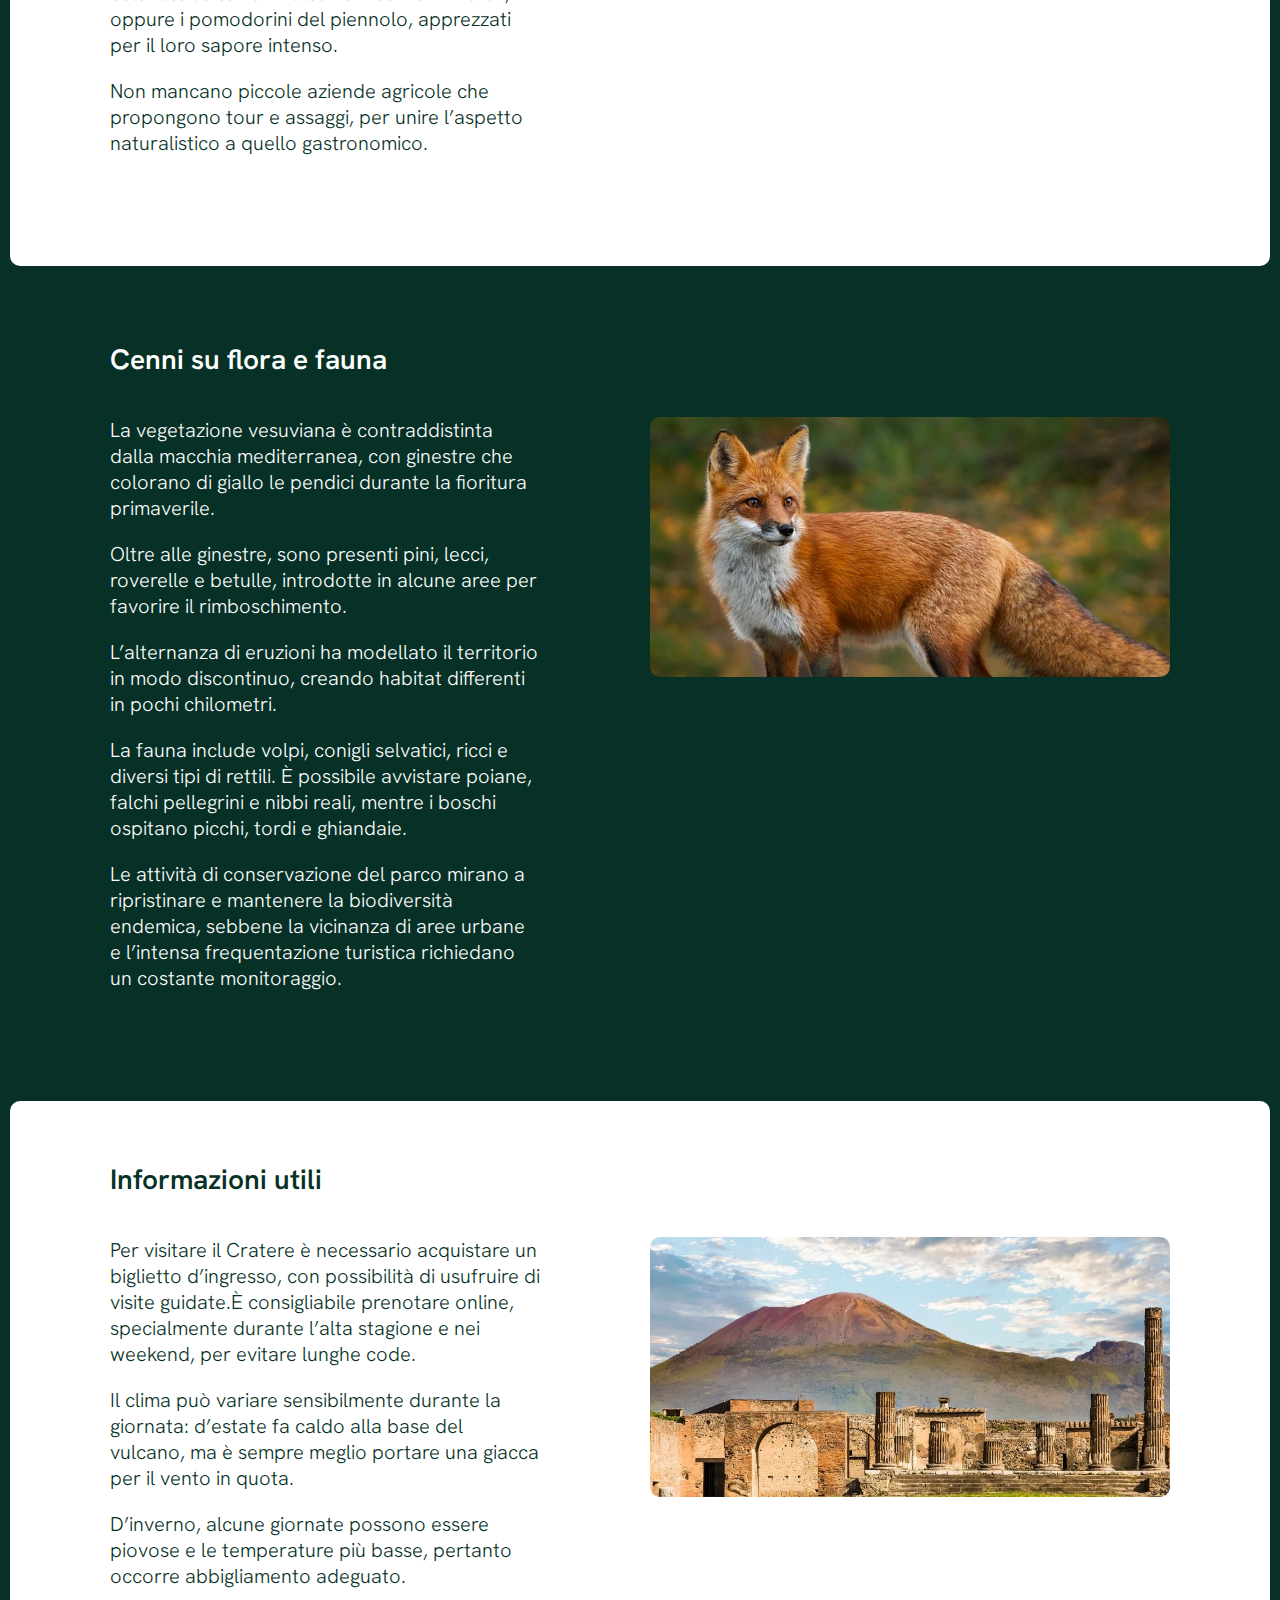
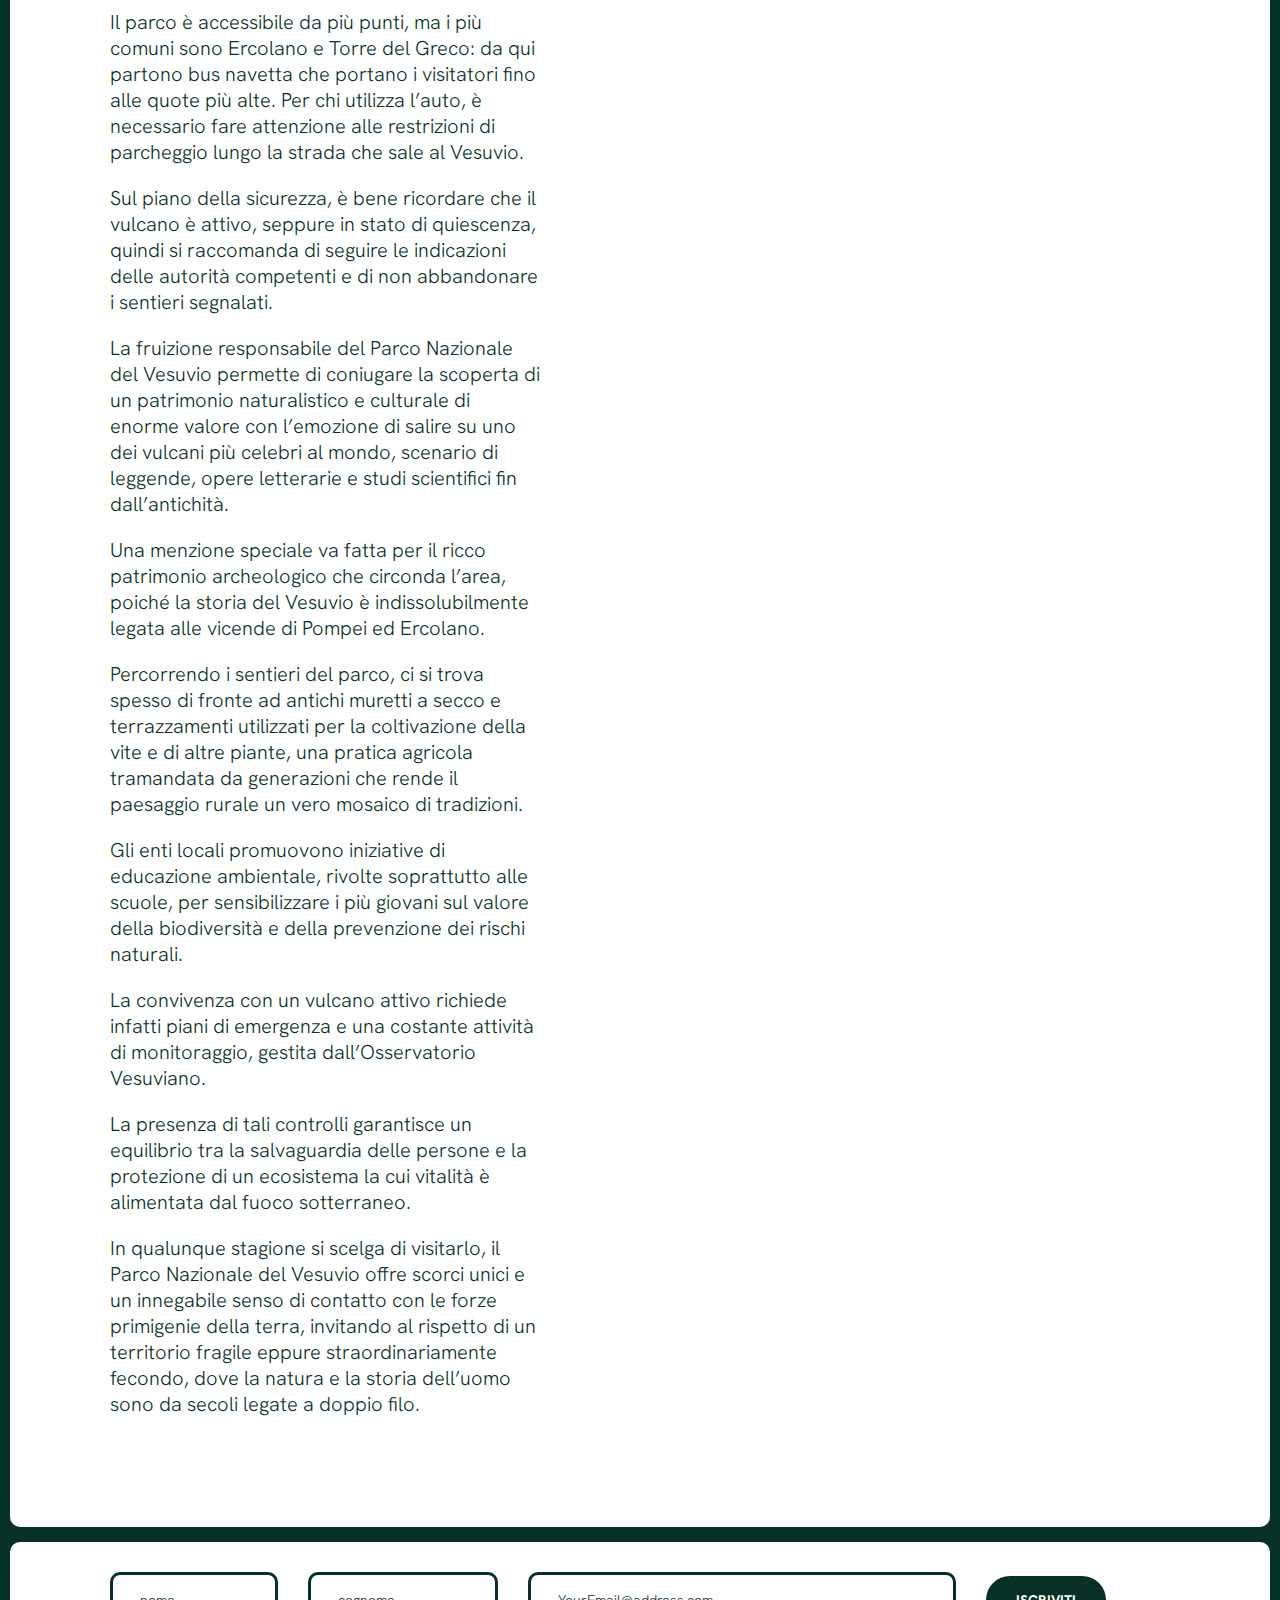
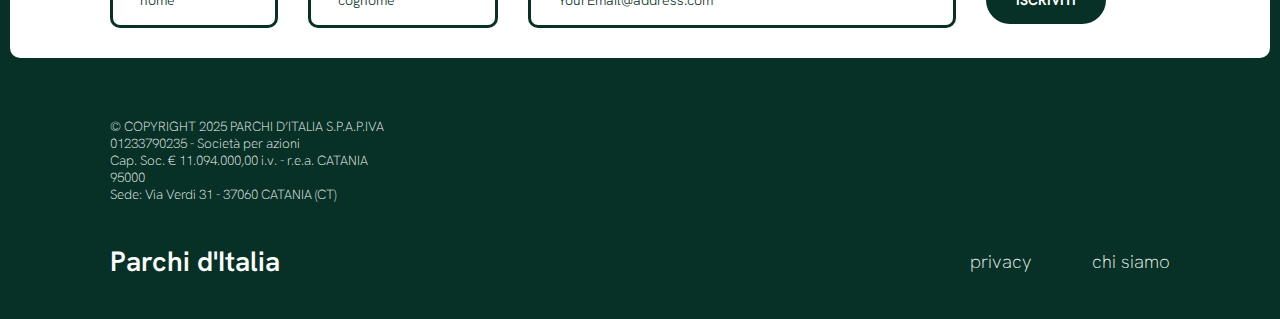
<file: vesuvio.html>
<!DOCTYPE html>
<html lang="en">
<head>
    <meta charset="UTF-8">
    <meta name="viewport" content="width=device-width, initial-scale=1.0">
    <title>Document</title>
    <link rel="stylesheet" href="css/style.css">
    <link rel="preconnect" href="https://fonts.googleapis.com">
    <link rel="preconnect" href="https://fonts.gstatic.com" crossorigin>
    <link href="https://fonts.googleapis.com/css2?family=Hanken+Grotesk:ital,wght@0,100..900;1,100..900&display=swap" rel="stylesheet">
</head>

<body>
    <header class="contenitore">
        <h2><a href="index.html">Parchi d'Italia</a></h2>
        <div>
            <nav>
                <ul class="navigazione-header">
                    <li><p class="sottolinea"> <a href="index.html">Home</a></p></li>
                    <li><p class="sottolinea"><a href="parchi.html">Parchi</a></p></li>
                    <li><p class="sottolinea"><a href="attività.html">Attività ed esperienze</a></p></li>
                </ul>
            </nav>
        </div>
    </header>

 <main>
    <div class="hero contenitore" >
        <h1>Parco Nazionale del Vesuvio</h1>
        <h4>Scopri il simbolo indiscusso del Golfo di Napoli:<br>
            un vulcano leggendario che domina storia e panorama.</h4>
    </div>

    <div class="banner">
            <img src="img/vesuvio/banner-vesuvio.jpg" alt="">
    </div>

<div class="attivita"> 
    <div class="attivita-introduzione contenitore">
        <h3>Un simbolo di potenza e bellezza</h3>
        <p>Il Parco Nazionale del Vesuvio circonda uno dei vulcani più famosi al mondo,
            il Vesuvio, che si erge maestoso sul Golfo di Napoli.</p>
          
        <p>La sua importanza storica, geologica e culturale è innegabile: la violenta 
            eruzione del 79 d.C. che distrusse Pompei ed Ercolano rimane scolpita nella 
            memoria collettiva, e ancora oggi il Vesuvio rappresenta un richiamo per ricercatori, 
            turisti e abitanti locali.</p> 

        <p>Istituito nel 1995, il parco protegge non solo il cono vulcanico, ma anche un territorio 
            di grande ricchezza paesaggistica, dove si alternano boschi, colate laviche antiche, 
            vigneti rigogliosi e insediamenti rurali. </p>
            
        <p>L’obiettivo principale è salvaguardare questo ambiente unico, in cui il clima mediterraneo
           incontra la forza primordiale della terra, creando un ecosistema dinamico e vario.</p>
    </div>
</div>

<div class=" uno padding contenitore"> 
    <div class="escursioni">
        <h2>Punti d’interesse</h2>
        <div class="escursioni-p">
            <ul>
                <p>Il cuore del Parco è il Cratere del Vesuvio, che può essere raggiunto tramite un 
                    percorso panoramico culminante in un’area di osservazione posta a circa 1.200 metri
                     di altitudine.</p>
            
                <p>Da lassù, si gode di una vista incomparabile sul Golfo di Napoli, con le isole di Capri,
                    Ischia e Procida all’orizzonte.</p> 
        
                <p>A poca distanza si trova la Valle dell’Inferno, un itinerario affascinante che attraversa 
                    boschi di lecci e antiche colate laviche, mettendo in evidenza la potenza delle eruzioni 
                    passate.</p>
                    
                <p>Sono meritevoli di visita anche le Ville Vesuviane, costruite nel Settecento lungo il 
                    celebre Miglio d’Oro, testimonianza del periodo in cui la nobiltà napoletana sceglieva 
                    le pendici del Vesuvio come luogo di villeggiatura. </p>    
                        
                <p>Per chi è interessato all’archeologia, i siti di Pompei, Ercolano e Oplonti si trovano 
                    appena fuori i confini amministrativi del parco, ma rappresentano tappe imprescindibili 
                    per chi desidera comprendere la storia di questo territorio.</p>
            </ul>
                <div class="foto-img">
                <img class="treck" src="img/vesuvio/foto-vesuvio.jpg" alt="">
                </div>
        </div>
    </div>
</div>

<div class="sfondo-bianco padding">
    <div class="uno contenitore"> 
        <div class="escursioni">
            <h2>Attività specifiche</h2>
            <div class="escursioni-p">
            <ul>
                <p>Il Parco Nazionale del Vesuvio offre una rete di sentieri ben strutturati, suddivisi 
                    in base a livello di difficoltà e tematica. </p>
                    
                <p>Da itinerari brevi per famiglie a percorsi più impegnativi per escursionisti esperti, 
                    vi è la possibilità di esplorare boschi di pini e ginestre, sfiorare le colate laviche 
                    pietrificate e incontrare segnali della più recente attività vulcanica.</p>    
                        
                <p>Alcune associazioni organizzano visite guidate con geologi che illustrano le particolarità
                     del suolo e gli strumenti di monitoraggio sismico e vulcanologico.</p>
        
                <p>Altra esperienza consigliata è la degustazione dei prodotti tipici del territorio: il famoso 
                    vino Lacryma Christi del Vesuvio, ottenuto da uve coltivate su terreni vulcanici ricchi di minerali,
                     oppure i pomodorini del piennolo, apprezzati per il loro sapore intenso.</p>
        
                <p>Non mancano piccole aziende agricole che propongono tour e assaggi, per unire l’aspetto
                     naturalistico a quello gastronomico.</p>
            </ul>
                <div class="foto-img">
                <img class="treck" src="img/vesuvio/foto-sentiere.jpg" alt="">
                </div>
            </div>
        </div>
    </div>
</div>


<div class="uno padding contenitore"> 
    <div class="escursioni">
        <h2>Cenni su flora e fauna</h2>
        <div class="escursioni-p">
            <ul>
                <p>La vegetazione vesuviana è contraddistinta dalla macchia mediterranea, con ginestre che
                     colorano di giallo le pendici durante la fioritura primaverile.</p>
                        
                <p>Oltre alle ginestre, sono presenti pini, lecci, roverelle e betulle, introdotte in alcune 
                    aree per favorire il rimboschimento. </p>    
                        
                <p>L’alternanza di eruzioni ha modellato il territorio in modo discontinuo, creando habitat 
                    differenti in pochi chilometri.</p>
        
                <p>La fauna include volpi, conigli selvatici, ricci e diversi tipi di rettili. È possibile 
                    avvistare poiane, falchi pellegrini e nibbi reali, mentre i boschi ospitano picchi, tordi 
                    e ghiandaie.</p>
        
                <p>Le attività di conservazione del parco mirano a ripristinare e mantenere la biodiversità 
                    endemica, sebbene la vicinanza di aree urbane e l’intensa frequentazione turistica richiedano
                     un costante monitoraggio.</p>
            </ul>
                <div class="foto-img">
                <img class="treck" src="img/vesuvio/foto-volpe.jpg" alt="">
                </div>
        </div>
    </div>
</div>

<div class="sfondo-bianco padding"> 
    <div class="uno contenitore"> 
        <div class="escursioni">
            <h2>Informazioni utili</h2>
            <div class="escursioni-p">
                <ul>
                    <p>Per visitare il Cratere è necessario acquistare un biglietto d’ingresso, con possibilità 
                        di usufruire di visite guidate.È consigliabile prenotare online, specialmente durante 
                        l’alta stagione e nei weekend, per evitare lunghe code.</p>
                                
                    <p>Il clima può variare sensibilmente durante la giornata: d’estate fa caldo alla base 
                        del vulcano, ma è sempre meglio portare una giacca per il vento in quota.</p>    
                            
                    <p>D’inverno, alcune giornate possono essere piovose e le temperature più basse, pertanto occorre
                         abbigliamento adeguato.</p>
            
                    <p>Il parco è accessibile da più punti, ma i più comuni sono Ercolano e Torre del Greco: da qui
                         partono bus navetta che portano i visitatori fino alle quote più alte. Per chi utilizza l’auto,
                          è necessario fare attenzione alle restrizioni di parcheggio lungo la strada che sale al Vesuvio.</p>
            
                    <p>Sul piano della sicurezza, è bene ricordare che il vulcano è attivo, seppure in stato 
                        di quiescenza, quindi si raccomanda di seguire le indicazioni delle autorità competenti 
                        e di non abbandonare i sentieri segnalati.</p>
            
                    <p>La fruizione responsabile del Parco Nazionale del Vesuvio permette di coniugare la scoperta 
                        di un patrimonio naturalistico e culturale di enorme valore con l’emozione di salire su uno 
                        dei vulcani più celebri al mondo, scenario di leggende, opere letterarie e studi scientifici 
                        fin dall’antichità.</p>
                        
                    <p>Una menzione speciale va fatta per il ricco patrimonio archeologico che circonda l’area, poiché 
                        la storia del Vesuvio è indissolubilmente legata alle vicende di Pompei ed Ercolano.</p>
            
                    <p>Percorrendo i sentieri del parco, ci si trova spesso di fronte ad antichi muretti a secco e 
                        terrazzamenti utilizzati per la coltivazione della vite e di altre piante, una pratica agricola 
                        tramandata da generazioni che rende il paesaggio rurale un vero mosaico di tradizioni.</p>

                    <p>Gli enti locali promuovono iniziative di educazione ambientale, rivolte soprattutto alle scuole,
                         per sensibilizzare i più giovani sul valore della biodiversità e della prevenzione dei rischi naturali.</p>

                    <p> La convivenza con un vulcano attivo richiede infatti piani di emergenza e una costante attività
                         di monitoraggio, gestita dall’Osservatorio Vesuviano.</p>

                    <p>La presenza di tali controlli garantisce un equilibrio tra la salvaguardia delle persone e 
                        la protezione di un ecosistema la cui vitalità è alimentata dal fuoco sotterraneo.</p>

                    <p>In qualunque stagione si scelga di visitarlo, il Parco Nazionale del Vesuvio offre scorci 
                        unici e un innegabile senso di contatto con le forze primigenie della terra, invitando al 
                        rispetto di un territorio fragile eppure straordinariamente fecondo, dove la natura e la storia 
                        dell’uomo sono da secoli legate a doppio filo.</p>
                </ul>
                    <div class="foto-img">
                    <img class="treck" src="img/vesuvio/foto-pompei.jpg" alt="">
                    </div>
            </div>
        </div>
    </div> 
</div>
</Main>


<div class="sfondo-bianco">
    <div class="rettangolo-bianco contenitore">
    <div class="news-letter">
        <p>nome</p>
        <p>cognome</p>
        <p class="email">YourEmail@address.com</p>
        <div>
            <h5 class="bottone-verde">ISCRIVITI</h5>
        </div>
      </div>
    </div>
</div>

<footer>
<p class="copyright contenitore">© COPYRIGHT 2025 PARCHI D’ITALIA S.P.A.P.IVA <br>
        01233790235 - Società per azioni <br>
        Cap. Soc. € 11.094.000,00 i.v. - r.e.a. CATANIA <br>
        95000 <br> 
        Sede: Via Verdi 31 - 37060 CATANIA (CT)</p>
    
    <div class="riga-marchio contenitore">
        <h2>Parchi d'Italia</h2>
        <div class="privacy">
            <p>privacy</p>
            <p>chi siamo</p>
        </div>
    </div> 
</div>
</footer> 

</body>
</html>
</file>
<file: css/style.css>
html {
    box-sizing: border-box;}

body {
font-family: "Hanken Grotesk",sans-serif;
background-color:#073126; color: white;
margin: 0 10px; padding: 0;}

img {max-width: 100%; display: block}

.contenitore {max-width: 1060px; margin: auto;}

h1, h2, h3, h4, h5, h6, p, ul, ol, li, a {
margin: 0; padding: 0; list-style: none;
text-decoration: none; color: inherit;}
h1{font-size: 60px; font-weight: 600;}
h2{font-size: 28px; font-weight: 600;}
h3{font-size: 24px; font-weight: 500;}
h4{font-size: 30px; font-weight: 300;}
h5{font-size: 14px; font-weight: 700;}
h6{font-size: 20px; font-weight: 600; margin-bottom: 8px;}
p{font-size: 20px; font-weight: 300;}

  
/*header*/
header {
    display: flex;
    align-items: center;
    justify-content: space-between;
    padding-top: 30px;}

header .navigazione-header {
    display: flex;
    gap: 80px;}

.sottolinea:hover{
    text-decoration: underline;
    text-underline-offset: 10px;}

.p-line {
    text-decoration: underline;
    text-underline-offset: 10px;}


/*hero*/
.hero {
    margin-top: 150px;
    margin-bottom: 100px;
    line-height: 70px;}

    .hero h4{
        margin-top: 60px;
        line-height: 35px;}

    .hero-image img{
        margin-top: 60px;
        border-top-right-radius: 10px;
        border-top-left-radius: 10px;}

.banner img{
    width: 100%;
    height: 430px;
    object-fit: cover;
    border-top-left-radius: 10px;
    border-top-right-radius: 10px;
}

/*HOME - card*/
.card {max-width: 340px;}

.card img:hover {
    transform: scale(1.02); 
    box-shadow: 0 5px 15px rgba(0, 0, 0, 0.3); 
}

.sfondo-bianco {
    background-color: white;   
    border-radius:10px;
    color: #073126;
    margin-bottom: 15px;
}

.scopri-parchi:hover {
    color: #395A51;
    text-decoration: underline;
    text-underline-offset: 10px;
}

.scopri-parchi {
    max-width: 1060px;
    display: flex;
    align-items: center;
    padding-top: 100px;
    padding-bottom: 40px;
    gap: 20px;}

.sezione-carte-home {
    display: flex;
    gap: 30px;
    padding-bottom: 100px;}

    .sezione-carte-home div img {
        height: 390px;
        object-fit: cover;
        object-position: 80% 0;
        border-radius: 10px;}

    .sezione-carte-home h3 {
    margin-top: 20px;
    margin-bottom: 8px;}


/*HOME - scopri le attività*/
.sfondo-verde{
    background-color:#395A51;
    margin-top: 15px;
    border-radius: 10px;
    margin-bottom: 15px;}  

.box{
    display: flex;
    gap: 40px;}

.attività-ed-esperienze {
    width: 320px;
    padding-top: 85px;
    padding-bottom: 85px;}

    .attività-ed-esperienze h5 {
        color: #073126;
        padding: 15px;
        max-width: 150px;
        background-color: #ffffff;
        border-radius: 30px;
        text-align: center;}

    .attività-ed-esperienze .testo {
        display: flex;
        flex-direction: column;
        gap: 20px;
        margin-top: 40px;
        margin-bottom: 60px;}

.img-trecking{
    position: relative;}

    .img-trecking img{
        object-position: right;
        height: 100%;
        width: 100%;}

    .img-trecking h1{
        position: absolute;
        max-width: 440px;
        line-height: 60px;
        top: 50%;
        left: 5%;
        padding: 10px;
}

.bottone-bianco:hover {
    background-color: #073126;
    color: #ffffff;
}


/*News Letter*/

.news-letter {
    display: flex;
    gap: 30px;
}

.rettangolo-bianco{
    display: flex;
    align-items: center;
    justify-content: space-between;
    min-width: 500px;
} 

.rettangolo-bianco p {
    background-color: #ffffff;
    color: #073126;
    border: 3px solid #073126;
    border-radius: 10px;
    max-width: 300px;
    padding: 16px 100px 16px 27px;
    margin-top: 30px;
    margin-bottom: 30px;
    font-size: 14px;}

.rettangolo-bianco .email{
    padding-right: 240px;
}

.rettangolo-bianco h5{
    color: white;
    background-color: #073126;
    border-radius: 30px;
    padding: 15px 30px 15px 30px;
    text-align: center;}

.rettangolo-bianco .bottone-verde h5 {
    padding: 15px 30px 15px 30px;
}

.news-letter div{
    margin: auto;
}

.bottone-verde:hover {
    background-color: #395A51;
    color: #ffffff;
}

/*Footer*/

.copyright{
    font-size: 10pt;
    font-weight: 200;
    margin-top: 60px;
    margin-bottom: 40px;}

.riga-marchio {
    display: flex;
    justify-content: space-between;
    align-items: center;
    margin-bottom: 40px}

.privacy{
    display: flex;
    gap: 60px;}

    .privacy p {
        font-size: 14pt;
        font-weight: 200;}

       
/*PARCHI - card*/

.parchi {
    background-color: #395A51;   
    border-bottom-right-radius: 10px;
    border-bottom-left-radius: 10px;
    margin-bottom: 15px;
    padding-bottom: 60px;
    }

.parchi .descrizione{
    max-width: 600px;
}

.sezione-carte-parchi {
    gap: 30px;
    display: grid;
    grid-template-columns: 1fr 1fr 1fr;
}
    
    .sezione-carte-parchi div img{
        max-width: 340px;
        margin-top: 45px;
        height: 390px;
        object-fit: cover;
        object-position: 80% 0;
        border-radius: 10px;
    }

    .sezione-carte-parchi h3 {
        margin-top: 20px;
        margin-bottom: 8px;
    }


/*ATTIVITÀ - introduzione*/

.attivita {
    background-color: white; 
    color: #073126;  
    border-bottom-right-radius: 10px;
    border-bottom-left-radius: 10px;
    margin-bottom: 15px;
    padding-bottom: 60px;
    }

.attivita-introduzione {
    max-width: 600px;
    margin: auto;
    padding-top: 100px;
    padding-bottom: 60px;
}

    .attivita-introduzione h3 {
        margin-bottom: 40px;}


    .attivita-introduzione p {
        margin-bottom: 20px;}


/*ATTIVITÀ - tipologie*/

.foto-img{
    width: 520px;
    height: 260px;}

.foto-img img {
    width: 100%;
    height: 100%;
    object-fit: cover;
    border-radius: 10px;}

/*uno*/

.uno .escursioni{
    margin-bottom: 60px;
}

    .uno .escursioni h3 {
        margin-bottom: 60px;
    }

    .uno .escursioni h2 {
        margin-bottom: 40px;
    }

    .uno .escursioni-p {
        display: flex;
        justify-content: space-between;
    }

    .uno .escursioni-p p{
        list-style-type: disc; 
        margin-bottom: 20px;
        width: 430px;
    }

    .padding {
        padding-top: 60px;
        padding-bottom: 30px;
    }

    .uno .foto-img {
        position: sticky;
        top: 20px; 
    }

    @media (max-width: 600px) {
        body {margin: 0;}
    
        .contenitore {
            margin-left: 15px;
            margin-right: 15px;
            padding-left: 15px;
            padding-right: 15px;
        }
    
        header {
            flex-direction: row;
            align-items: center;
            justify-content: space-between;
            padding-bottom: 15px;
        }
    
        header h2 {
            font-size: 24px;
        }
    
        header .navigazione-header {
            flex-direction: row;
            gap: 10px;
        }
    
        header .navigazione-header li p {
            font-size: 18px;
    
        }
    
        .hero {
            margin-top: 60px;
            margin-bottom: 30px;
            line-height: 1.2;
            text-align: left;
        }
    
        .hero h1 {
            font-size: 32px;
        }

        .hero h4{
            font-size: 20px;
            margin-top: 30px;
        }
    
        .scopri-parchi {
            flex-direction: row;
            text-align: left;
            padding-top: 40px;
            padding-bottom: 20px;
            gap: 15px;
        }
    
        .sezione-carte-home {
            flex-direction: column;
            gap: 15px;
            padding-bottom: 40px;
        }
    
        .card {
            max-width: 100%;
        }
    
        .box {
            flex-direction: column;
            gap: 20px;
            padding: 20px;
        }
    
        .attività-ed-esperienze {
            width: 100%;
            padding-top: 30px;
            padding-bottom: 30px;
            text-align: left;
        }
    
        .attività-ed-esperienze h2 {
            font-size: 22px;
        }
    
        .attività-ed-esperienze .testo {
            margin-top: 20px;
            margin-bottom: 30px;
            gap: 10px;
            font-size: 18px;
        }
    
        .attività-ed-esperienze .testo p {
            text-align: left;
        }
    
        .img-trecking img{
            border-radius: 10px;

        }

        .img-trecking h1 {
            font-size: 34px;
            line-height: 1.3;
            padding-top: 15px;
            padding-left: 15px;
            max-width: 90%;
            text-align: left;
        }
    
        .news-letter {
            display: flex;
            flex-direction: row;
            gap: 10px;
            align-items: center;
            justify-content: space-between; 
        }
    
        .rettangolo-bianco {
            flex-direction: column; 
            align-items: flex-start;
            padding: 15px;
        }
    
        .rettangolo-bianco p {
            padding: 10px 30px 10px 10px;
            text-align: left;
            font-size: 14px;
        }
    
        .rettangolo-bianco .email {
            padding: 10px 30px 10px 10px;
        }
    
        .riga-marchio {
            display: flex; 
            flex-direction: row;
            align-items: center;
            justify-content: space-between;
            gap: 10px;
        }
    
        .privacy {
            flex-direction: row;
            gap: 15px;
            text-align: left;
        }
    
        .sezione-carte-parchi {
            grid-template-columns: 1fr;
            display: flex;
            flex-direction: column;
            align-items: center;
            padding: 0 15px;
        }

        .sezione-carte-parchi .card {
            width: 100%; 
            max-width: 340px;  
            margin-bottom: 20px; 
            text-align: left;}
    
        .parchi .descrizione {
            max-width: 100%;
            padding: 0 15px;
            font-size: 18px;
            text-align: left;
        }

        .card-parchi .scopri-parchi {
            max-width: 100%;
            padding: 15px;
            text-align: left;
        }
    
    
        .attivita-introduzione {
            padding-top: 40px;
            padding-bottom: 30px;
            padding-left: 15px;
            padding-right: 15px;
            text-align: left;
        }
    
        .attivita-introduzione h3 {
            font-size: 18px;
            margin-bottom: 20px;
        }
    
        .attivita-introduzione p {
            font-size: 16px;
            line-height: 1.3;
            text-align: left;
        }
    
        .foto-img {
            width: 100%;
            height: auto;
            margin-bottom: 15px;
        }
    
        .uno .escursioni {
            margin-bottom: 30px;
        }
    
        .uno .escursioni h3 {
            font-size: 20px;
            margin-bottom: 30px;
            text-align: left;
        }
    
        .uno .escursioni h2 { font-size: 22px;
            margin-bottom: 20px;
            text-align: left;
        }
    
        .uno .escursioni-p {
            flex-direction: column;
            gap: 15px;
        }
    
        .uno .escursioni-p p {
            width: 100%;
            font-size: 18px;
            text-align: left;
        }
    
        .uno .foto-img {
            position: static;
            width: 100%;
            height: auto;
            margin-bottom: 15px;
        }
    
        .padding {
            padding-top: 30px;
            padding-bottom: 15px;
        }
    
        footer {
            padding: 20px 15px; 
        }
    
        footer .copyright {
            text-align: left;
            font-size: 10pt;
            margin-top: 20px; 
            margin-bottom: 20px; 
        }
    
        footer .riga-marchio {
            display: flex; 
            flex-direction: row;
            align-items: center;
            justify-content: space-between;
            gap: 10px;
        }
    
        footer .privacy {
            flex-direction: row;
            gap: 15px;
            text-align: left;
        }
    }
</file>
